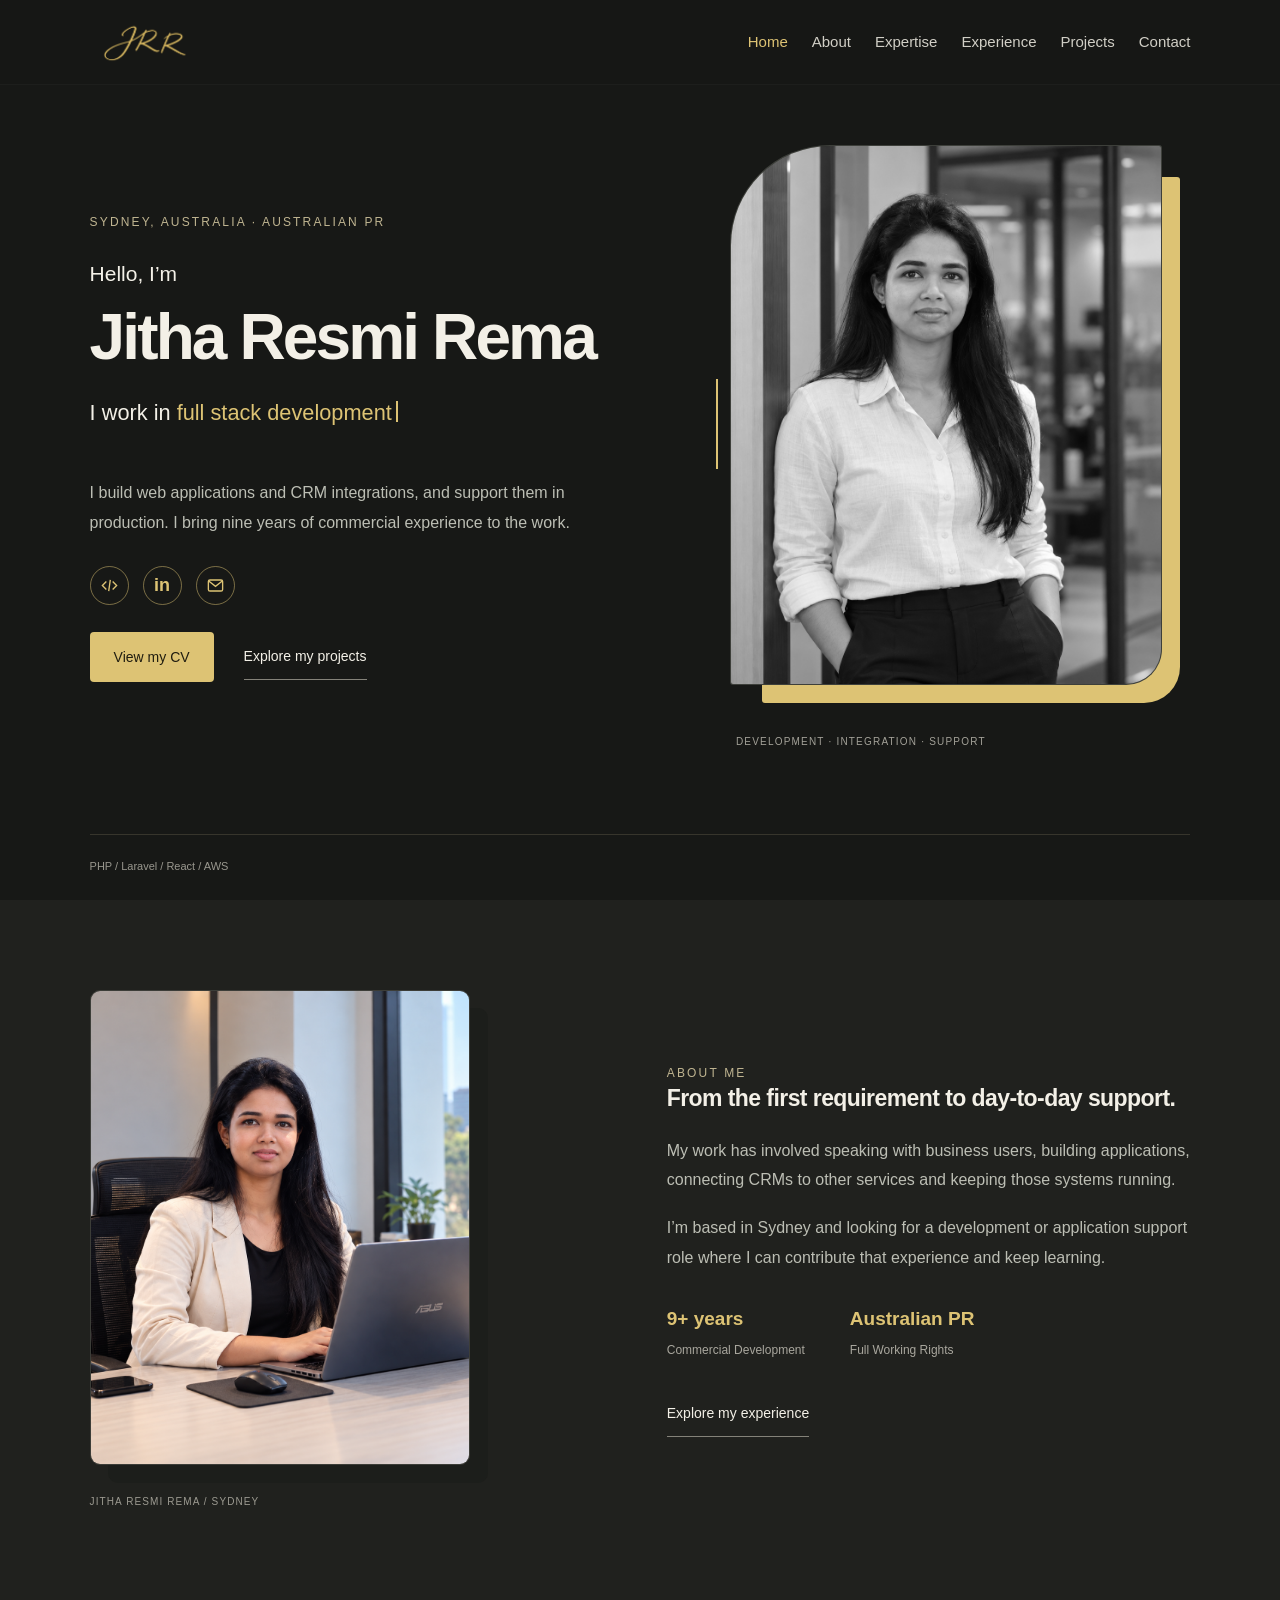
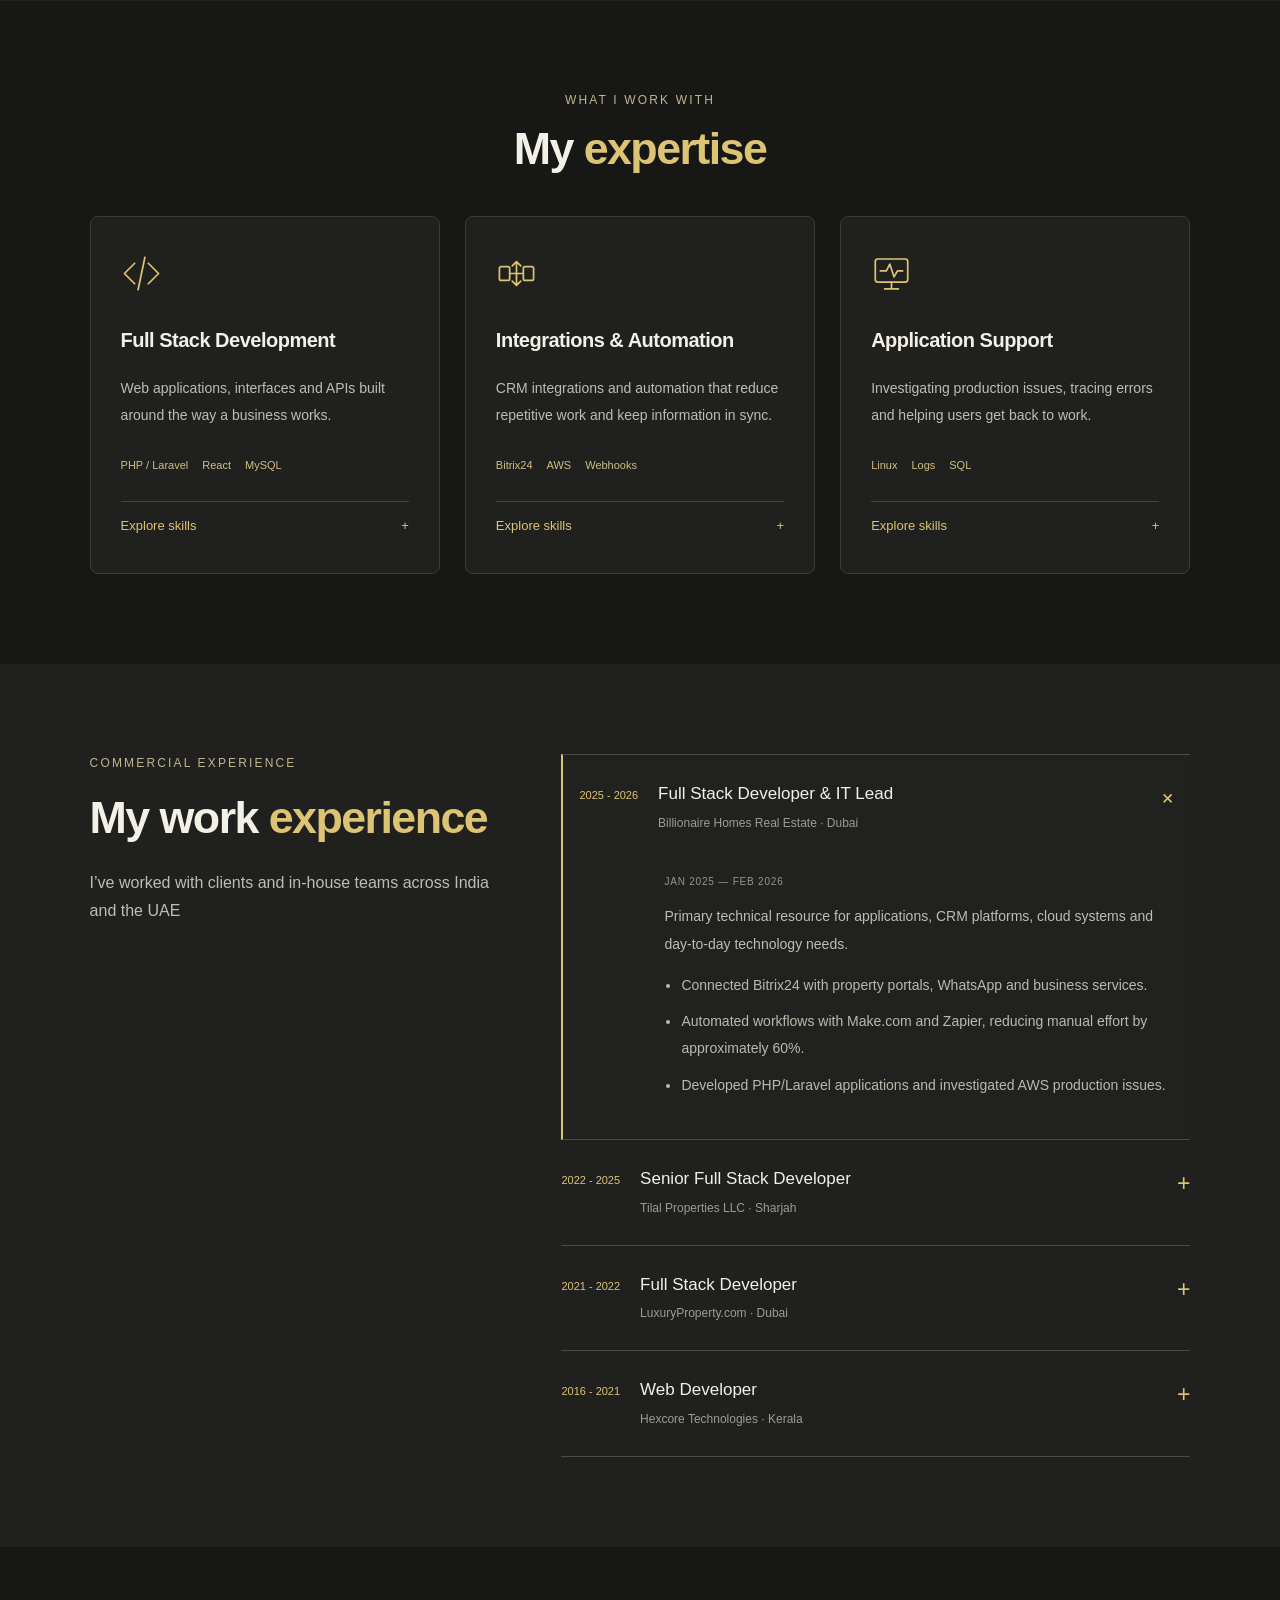
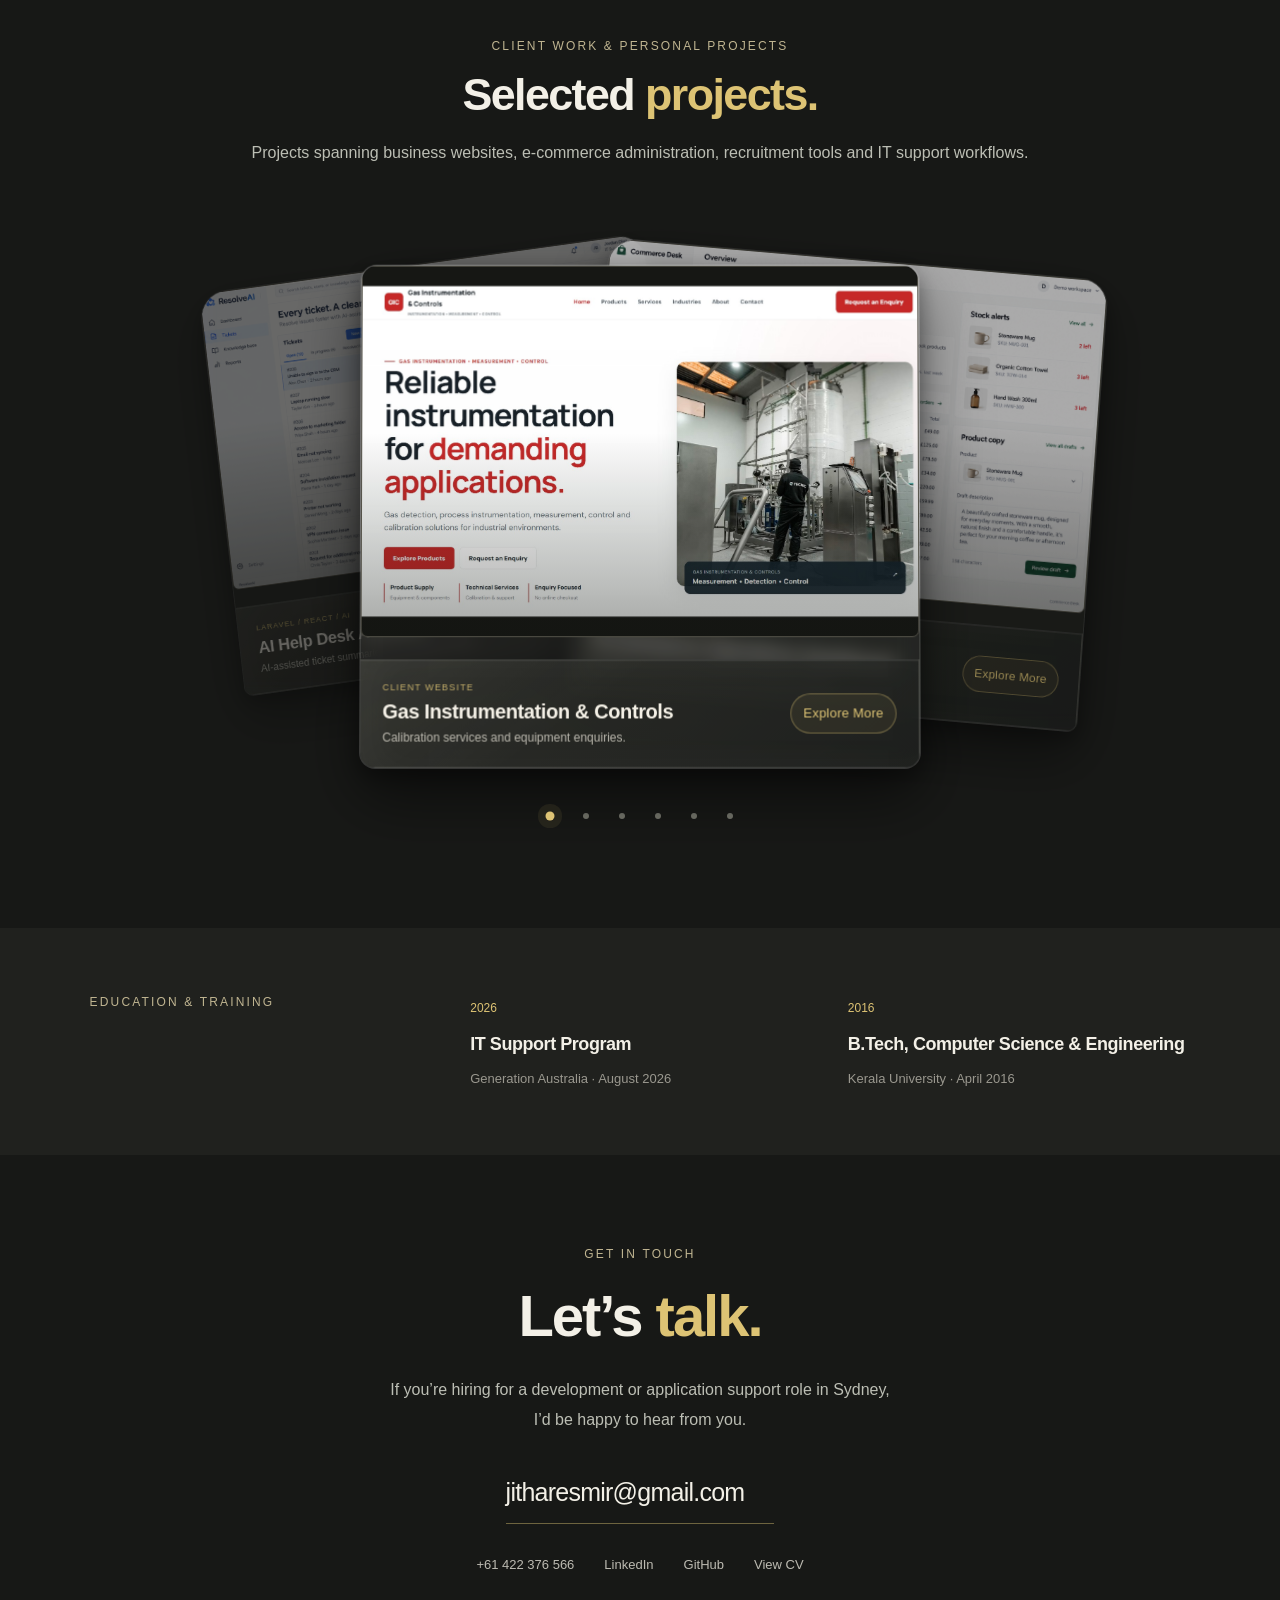
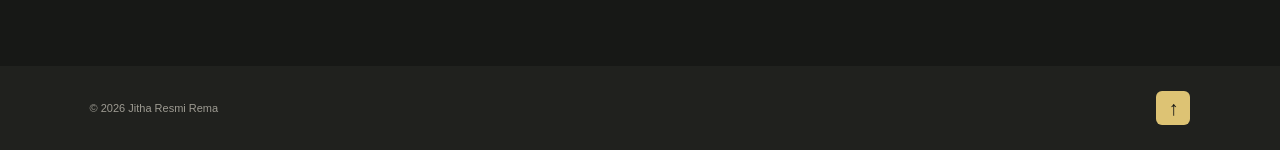
<file: index.html>
<!doctype html>
<html lang="en-AU">

<head>
    <meta charset="utf-8">
    <meta name="viewport" content="width=device-width,initial-scale=1">
    <title>Jitha Resmi Rema | Full Stack Developer</title>
    <meta name="description"
        content="Sydney-based Full Stack Developer and Application Support professional. Explore Jitha's commercial experience, technical skills and personal projects.">
    <meta name="theme-color" content="#171816">
    <link rel="canonical" href="https://jitharesmi.github.io/">
    <link rel="icon" href="assets/favicon.ico">
    <link rel="preconnect" href="https://fonts.googleapis.com">
    <link rel="preconnect" href="https://fonts.gstatic.com" crossorigin>
    <link
        href="https://fonts.googleapis.com/css2?family=Inter:wght@400;500;600&amp;family=Manrope:wght@500;600;700&amp;display=swap"
        rel="stylesheet">
    <link rel="stylesheet" href="assets/site.css">
    <script src="assets/data.js" defer></script>
    <script src="assets/site.js" defer></script>
    <script src="assets/projects.js" defer></script>

</head>

<body>
    <a href="#main" class="skip">Skip to content</a>
    <div class="reading" aria-hidden="true"></div>
    <header class="header"><a class="brand" href="#home" aria-label="Jitha Resmi Rema — Home">
            <img src="assets/jrr-logo.png" alt="JRR signature" class="brand-logo">
        </a>
        <button class="menu-toggle" aria-label="Open navigation" aria-expanded="false" aria-controls="navigation"><span
                aria-hidden="true">☰</span></button>
        <nav id="navigation" aria-label="Main navigation"><a href="#home" class="active">Home</a><a
                href="#about">About</a><a href="#expertise">Expertise</a><a href="#experience">Experience</a><a
                href="#work">Projects</a><a href="#contact">Contact</a></nav>
        <!-- <button class="motion"></button> -->
    </header>
    <main id="main">
        <section id="home" class="hero section">
            <div class="hero-copy">
                <p class="eyebrow">SYDNEY, AUSTRALIA · AUSTRALIAN PR</p>
                <p class="hello">Hello, I’m</p>
                <h1>Jitha Resmi Rema</h1>
                <p class="role">I work in <span id="typed-role" aria-hidden="true">Full Stack Development</span><span
                        class="caret" aria-hidden="true"></span><span class="sr-only">full stack development,
                        application support and CRM integrations.</span></p>
                <p class="intro">I build web applications and CRM integrations, and support them in production. I bring
                    nine years of commercial experience to the work.</p>
                <div class="socials"><a href="https://github.com/JITHARESMI" target="_blank" rel="noopener noreferrer"
                        aria-label="GitHub"><svg viewBox="0 0 24 24" aria-hidden="true">
                            <path d="m8 7-5 5 5 5m8-10 5 5-5 5m-3-12-2 14" />
                        </svg></a><a href="https://www.linkedin.com/in/jitharesmir" target="_blank"
                        rel="noopener noreferrer" aria-label="LinkedIn"><span aria-hidden="true">in</span></a><a
                        href="mailto:jitharesmir@gmail.com" aria-label="Email Jitha"><svg viewBox="0 0 24 24"
                            aria-hidden="true">
                            <rect x="3" y="5" width="18" height="14" rx="2" />
                            <path d="m3 6 9 7 9-7" />
                        </svg></a></div>
                <div class="actions"><a class="button" href="cv.html">View my CV</a><a class="text-link"
                        href="#work">Explore my projects </a></div>
            </div>
            <figure class="hero-portrait">
                <div class="portrait-mount">
                    <div class="portrait-frame"><img src="assets/jitha-portrait-2.png" width="1254" height="1254"
                            alt="Jitha Resmi Rema seated at her office desk" fetchpriority="high"></div>
                </div>
                <figcaption>DEVELOPMENT · INTEGRATION · SUPPORT</figcaption>
            </figure>
            <div class="hero-foot"><span>PHP / Laravel / React / AWS</span></div>
        </section>

        <section class="about section" id="about">
            <div class="about-portrait reveal"><img src="assets/jitha-portrait.png" alt="Jitha at a laptop in an office"
                    width="1254" height="1254" loading="lazy"><span class="portrait-caption">JITHA RESMI REMA /
                    SYDNEY</span></div>
            <div class="about-copy reveal">
                <p class="eyebrow">ABOUT ME</p>
                <!-- <h2>About <span>me.</span></h2> -->
                <h3>From the first requirement to day-to-day support.</h3>
                <p>My work has involved speaking with business users, building applications, connecting CRMs to other
                    services and keeping those systems running.</p>
                <p>I’m based in Sydney and looking for a development or application support role where I can contribute
                    that experience and keep learning.</p>
                <div class="profile-facts">
                    <div><b>9+ years</b><span>Commercial Development</span></div>
                    <div><b>Australian PR</b><span>Full Working Rights</span></div>
                </div><a class="text-link" href="#experience">Explore my experience </a>
            </div>
        </section>

        <section class="expertise section" id="expertise">
            <div class="section-heading reveal">
                <p class="eyebrow">WHAT I WORK WITH</p>
                <h2>My <span>expertise</span></h2>
            </div>
            <div class="expertise-grid">
                <article class="expertise-card reveal"><svg class="skill-icon" viewBox="0 0 48 48" aria-hidden="true">
                        <path d="m16 12-12 12 12 12m16-24 12 12-12 12M28 5l-8 38" />
                    </svg>
                    <h3>Full Stack Development</h3>
                    <p>Web applications, interfaces and APIs built around the way a business works.</p>
                    <div class="skill-tags"><span>PHP / Laravel</span><span>React</span><span>MySQL</span></div>
                    <details>
                        <summary>Explore skills <span>+</span></summary>
                        <p>CodeIgniter, JavaScript, jQuery, HTML, CSS, PostgreSQL, REST APIs, database design, query
                            optimisation, Git, Docker and CI/CD.</p>
                    </details>
                </article>
                <article class="expertise-card reveal"><svg class="skill-icon" viewBox="0 0 48 48" aria-hidden="true">
                        <rect x="4" y="16" width="12" height="16" rx="2" />
                        <rect x="32" y="16" width="12" height="16" rx="2" />
                        <path d="M16 24h16M24 10v28m-5-23 5-5 5 5m-10 18 5 5 5-5" />
                    </svg>
                    <h3>Integrations & Automation</h3>
                    <p>CRM integrations and automation that reduce repetitive work and keep information in sync.</p>
                    <div class="skill-tags"><span>Bitrix24</span><span>AWS</span><span>Webhooks</span></div>
                    <details>
                        <summary>Explore skills <span>+</span></summary>
                        <p>Property portals, WhatsApp integrations, Make.com, Zapier, AWS EC2, S3, RDS and CloudWatch.
                            Portfolio work exploring OpenAI structured outputs and human-reviewed drafts.</p>
                    </details>
                </article>
                <article class="expertise-card reveal"><svg class="skill-icon" viewBox="0 0 48 48" aria-hidden="true">
                        <rect x="5" y="7" width="38" height="27" rx="3" />
                        <path d="M16 42h16m-8-8v8M11 21h7l4-8 5 15 4-7h6" />
                    </svg>
                    <h3>Application Support</h3>
                    <p>Investigating production issues, tracing errors and helping users get back to work.</p>
                    <div class="skill-tags"><span>Linux</span><span>Logs</span><span>SQL</span></div>
                    <details>
                        <summary>Explore skills <span>+</span></summary>
                        <p>Production troubleshooting, documentation and release support. Generation Australia training
                            covering Windows, Microsoft 365, networking, ticket handling and cybersecurity fundamentals.
                        </p>
                    </details>
                </article>
            </div>
        </section>

        <section class="experience section" id="experience">
            <div class="experience-heading reveal">
                <p class="eyebrow">COMMERCIAL EXPERIENCE</p>
                <h2>My work <span>experience</span></h2>
                <p>I’ve worked with clients and in-house teams across India and the UAE</p>
            </div>
            <div class="career-list">
                <details class="career reveal" open>
                    <summary><span class="career-year">2025 - 2026</span><span class="career-title"><b>Full Stack
                                Developer
                                &amp; IT Lead</b><small>Billionaire Homes Real Estate · Dubai</small></span><span
                            class="expand">+</span></summary>
                    <div class="career-detail">
                        <p class="dates">JAN 2025 — FEB 2026</p>
                        <p>Primary technical resource for applications, CRM platforms, cloud systems and day-to-day
                            technology needs.</p>
                        <ul>
                            <li>Connected Bitrix24 with property portals, WhatsApp and business services.</li>
                            <li>Automated workflows with Make.com and Zapier, reducing manual effort by approximately
                                60%.</li>
                            <li>Developed PHP/Laravel applications and investigated AWS production issues.</li>
                        </ul>
                    </div>
                </details>
                <details class="career reveal">
                    <summary><span class="career-year">2022 - 2025</span><span class="career-title"><b>Senior Full Stack
                                Developer</b><small>Tilal Properties LLC · Sharjah</small></span><span
                            class="expand">+</span></summary>
                    <div class="career-detail">
                        <p class="dates">JUN 2022 — JAN 2025</p>
                        <p>End-to-end technical ownership of applications, CRM systems and internal platforms.</p>
                        <ul>
                            <li>Delivered PHP/Laravel applications and CRM/telephony integrations.</li>
                            <li>Maintained approximately 99.9% application availability through deployments, monitoring
                                and root-cause resolution.</li>
                            <li>Created deployment guides and support documentation.</li>
                        </ul>
                    </div>
                </details>
                <details class="career reveal">
                    <summary><span class="career-year">2021 - 2022</span><span class="career-title"><b>Full Stack
                                Developer</b><small>LuxuryProperty.com · Dubai</small></span><span
                            class="expand">+</span></summary>
                    <div class="career-detail">
                        <p class="dates">OCT 2021 — JUN 2022</p>
                        <p>Developed a custom CRM and supported a high-traffic production environment.</p>
                        <ul>
                            <li>Replaced a legacy CRM using PHP, CodeIgniter, JavaScript and MySQL.</li>
                            <li>Optimised backend services and AWS EC2, S3 and CloudWatch environments.</li>
                            <li>Tested features and resolved application and infrastructure incidents.</li>
                        </ul>
                    </div>
                </details>
                <details class="career reveal">
                    <summary><span class="career-year">2016 - 2021</span><span class="career-title"><b>Web
                                Developer</b><small>Hexcore Technologies · Kerala</small></span><span
                            class="expand">+</span></summary>
                    <div class="career-detail">
                        <p class="dates">JUN 2016 — OCT 2021</p>
                        <p>Delivered websites, applications and technical support for more than 60 clients.</p>
                        <ul>
                            <li>Built business applications, admin systems, APIs, WordPress and eCommerce solutions.
                            </li>
                            <li>Managed requirements through development, deployment and support.</li>
                            <li>Mentored junior developers and supported concurrent projects.</li>
                        </ul>
                    </div>
                </details>
            </div>
        </section>

        <section class="work section" id="work">
            <div class="section-heading reveal">
                <p class="eyebrow">CLIENT WORK &amp; PERSONAL PROJECTS</p>
                <h2>Selected <span>projects.</span></h2>
                <p>
                    Projects spanning business websites, e-commerce administration,
                    recruitment tools and IT support workflows.
                </p>
            </div>

            <div class="jrr-coverflow" role="region" aria-roledescription="carousel" aria-label="Selected projects">

                <div class="jrr-stage" id="jrr-stage">

                    <article class="project-card" role="group" aria-roledescription="slide"
                        aria-label="1 of 5 — Gas Instrumentation and Controls">

                        <div class="project-art calibration-art">
                            <img src="assets/calibration-website.jpg"
                                alt="Gas Instrumentation and Controls website homepage" loading="lazy" width="1200"
                                height="800">

                        </div>

                        <div class="project-caption">
                            <div>
                                <span class="project-type">CLIENT WEBSITE</span>
                                <h3>Gas Instrumentation &amp; Controls</h3>
                                <p>Calibration services and equipment enquiries.</p>
                            </div>
                            <button type="button" class="project-open" data-case="calibration"
                                aria-label="Open Gas Instrumentation and Controls project details">

                            </button>
                        </div>
                    </article>

                    <article class="project-card" role="group" aria-roledescription="slide"
                        aria-label="2 of 5 — Commerce Desk">

                        <div class="project-art calibration-art">
                            <img src="assets/commerce-preview.png" alt="Commerce Desk dashboard design concept"
                                loading="lazy" width="1536" height="1024">

                        </div>

                        <div class="project-caption">
                            <div>
                                <span class="project-type">LARAVEL / REACT / MYSQL</span>
                                <h3>E-Commerce Operations Dashboard</h3>
                                <p>Inventory, orders and reviewed AI product content.</p>
                            </div>
                            <button type="button" class="project-open" data-case="commerce"
                                aria-label="Open E-Commerce Operations Dashboard project details">

                            </button>
                        </div>
                    </article>
                    <article class="project-card" role="group" aria-roledescription="slide"
                        aria-label="5 of 5 — Billionaire Homes Real Estate">

                        <div class="project-art support-art">
                            <img src="assets/bh.png" alt="Billionaire Homes Real Estate website" loading="lazy"
                                width="1536" height="1024">

                        </div>

                        <div class="project-caption">
                            <div>
                                <span class="project-type">PHP / HTML / MYSQL</span>
                                <h3>Billionaire Homes Real Estate</h3>
                                <p>Luxury property listings and management.</p>
                            </div>
                            <button type="button" class="project-open" data-case="billionaire"
                                aria-label="Open Billionaire Homes Real Estate project details">

                            </button>
                        </div>
                    </article>
                    <article class="project-card" role="group" aria-roledescription="slide"
                        aria-label="3 of 5 — Talent Evidence">

                        <div class="project-art calibration-art">
                            <img src="assets/recruitment-preview.png"
                                alt="Talent Evidence design concept for reviewing résumé evidence against vacancy criteria"
                                loading="lazy" width="1536" height="1024">

                        </div>

                        <div class="project-caption">
                            <div>
                                <span class="project-type">
                                    LARAVEL / REACT / DOCUMENTS
                                </span>
                                <h3>AI Recruitment</h3>
                                <p>Résumé evidence organised for recruiter review.</p>
                            </div>
                            <button type="button" class="project-open" data-case="talent"
                                aria-label="Open Talent Evidence project details">

                            </button>
                        </div>
                    </article>
                <article class="project-card" role="group" aria-roledescription="slide"
                        aria-label="5 of 5 — LuxuryProperty.com">

                        <div class="project-art support-art">
                            <img src="assets/lp.png" alt="LuxuryProperty.com website" loading="lazy"
                                width="1536" height="1024">

                        </div>

                        <div class="project-caption">
                            <div>
                                <span class="project-type">PHP / HTML / MYSQL</span>
                                <h3>LuxuryProperty.com</h3>
                                <p>Luxury property - The World's Finest Homes</p>
                            </div>
                            <button type="button" class="project-open" data-case="lp"
                                aria-label="Open LuxuryProperty.com">

                            </button>
                        </div>
                    </article>
                    <article class="project-card" role="group" aria-roledescription="slide"
                        aria-label="4 of 5 — ResolveAI">

                        <div class="project-art support-art">
                            <img src="assets/helpdesk-preview.png"
                                alt="ResolveAI help desk interface showing a ticket and an AI response draft"
                                loading="lazy" width="1536" height="1024">

                        </div>

                        <div class="project-caption">
                            <div>
                                <span class="project-type">LARAVEL / REACT / AI</span>
                                <h3>AI Help Desk Assistant</h3>
                                <p>AI-assisted ticket summaries and response drafts.</p>
                            </div>
                            <button type="button" class="project-open" data-case="helpdesk"
                                aria-label="Open AI Help Desk Assistant project details">

                            </button>
                        </div>
                    </article>



                </div>

                <div class="jrr-controls" hidden>
                    <div class="jrr-dots" role="group" aria-label="Choose a project"></div>
                </div>
            </div>
        </section>

        <section class="education section">
            <p class="eyebrow">EDUCATION &amp; TRAINING</p>
            <div>
                <article><span>2026</span>
                    <h3>IT Support Program</h3>
                    <p>Generation Australia · August 2026</p>
                </article>
                <article><span>2016</span>
                    <h3>B.Tech, Computer Science &amp; Engineering</h3>
                    <p>Kerala University · April 2016</p>
                </article>
            </div>
        </section>
        <section class="contact section" id="contact">
            <p class="eyebrow">GET IN TOUCH</p>
            <h2>Let’s <span>talk.</span></h2>
            <p>If you’re hiring for a development or application support role in Sydney, I’d be happy to hear from you.
            </p><a class="contact-email" href="mailto:jitharesmir@gmail.com">jitharesmir@gmail.com <span></span></a>
            <div class="contact-links"><a href="tel:+61422376566">+61 422 376 566</a><a
                    href="https://www.linkedin.com/in/jitharesmir" target="_blank" rel="noopener noreferrer">LinkedIn
                </a><a href="https://github.com/JITHARESMI" target="_blank" rel="noopener noreferrer">GitHub
                </a><a href="cv.html">View CV </a></div>
        </section>
    </main>
    <footer><span>© 2026 Jitha Resmi Rema</span><a href="#home" aria-label="Back to top">↑</a></footer>
    <dialog id="project-dialog" aria-labelledby="dialog-title"><button class="close-dialog"
            aria-label="Close project details">Close ×</button>
        <p id="dialog-category" class="eyebrow"></p>
        <h2 id="dialog-title"></h2>
        <p id="dialog-intro"></p>
        <p id="dialog-status" class="dialog-status"></p>
        <a id="dialog-link" class="button" href="https://github.com/JITHARESMI" target="_blank"
            rel="noopener noreferrer">View on GitHub </a>
    </dialog>
    <noscript>
        <p class="no-script">Project pop-ups require JavaScript. Career details and the <a href="cv.html">full CV</a>
            remain available.</p>
        <style>
            .project-overlay,
            .project-open,
            /* .motion {
                display: none !important
            } */

            #navigation {
                display: flex !important
            }

            .menu-toggle {
                display: none !important
            }
        </style>
    </noscript>
</body>

</html>
</file>
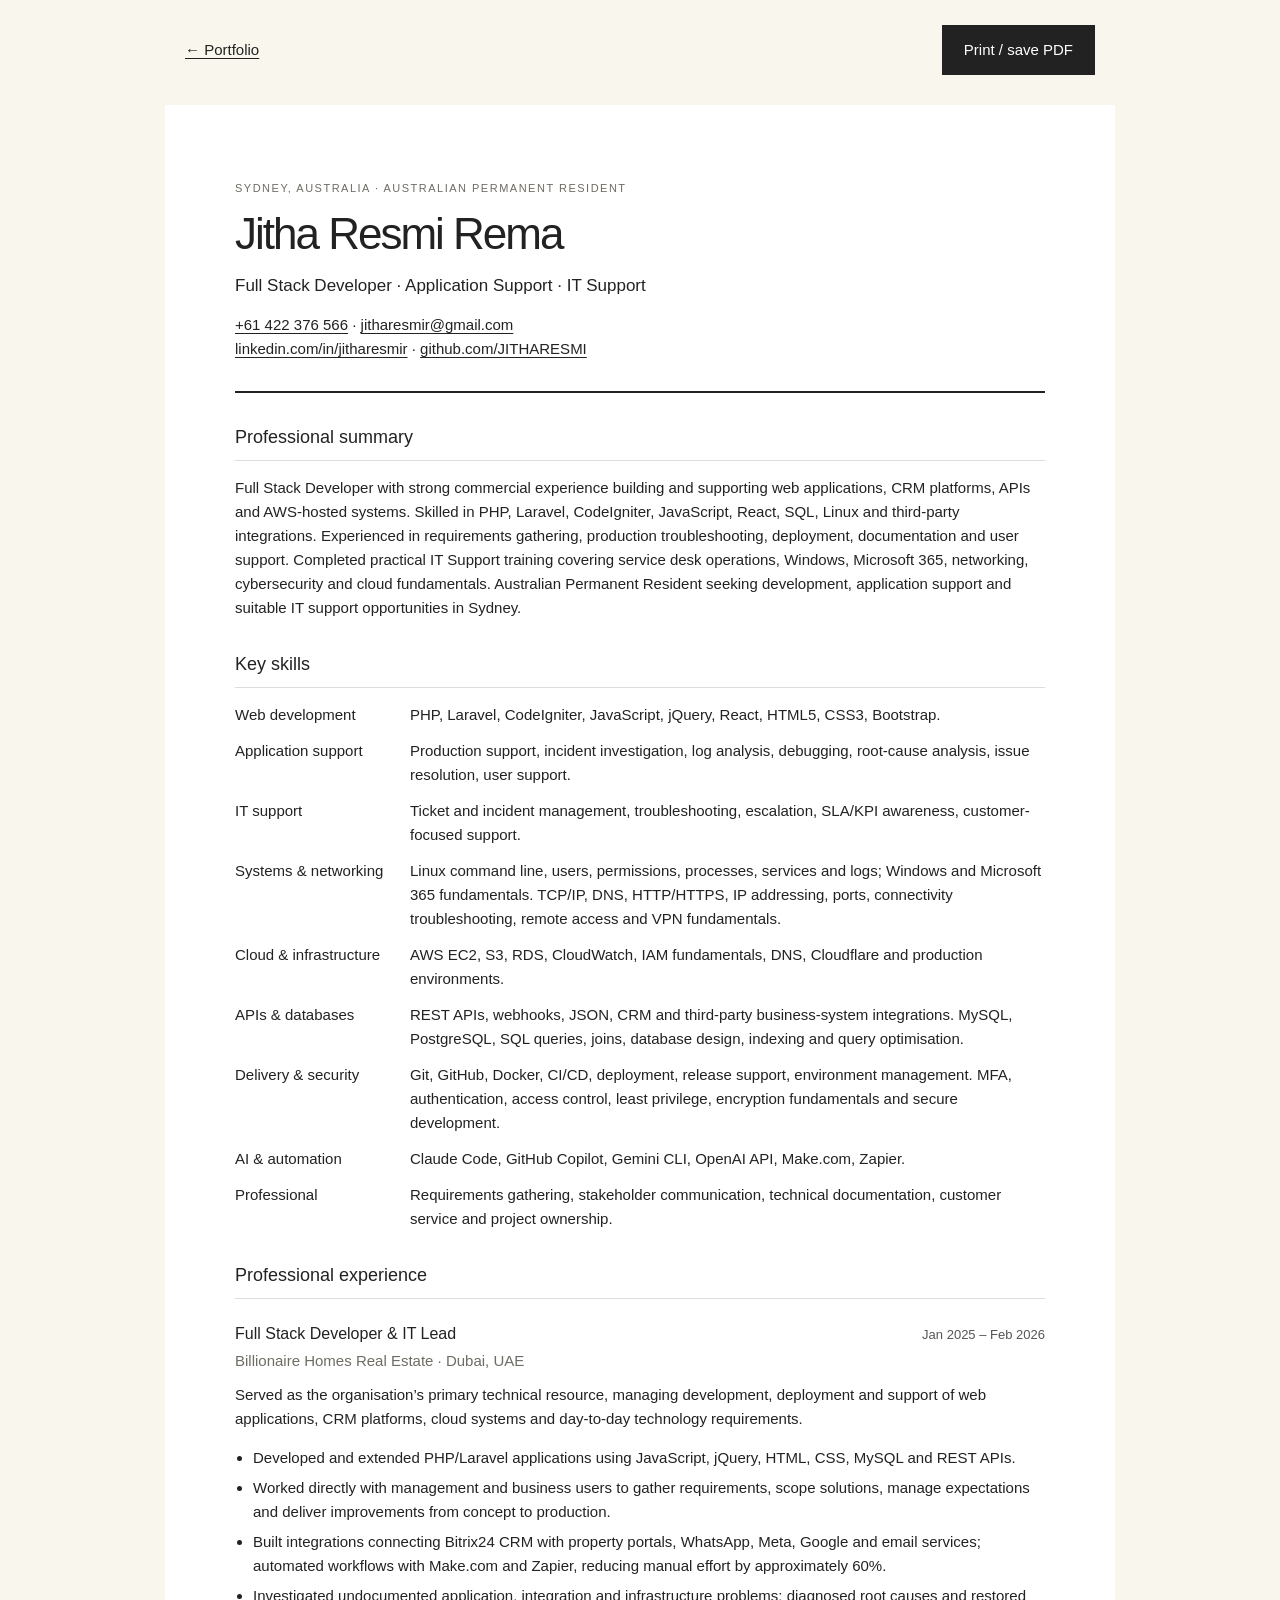
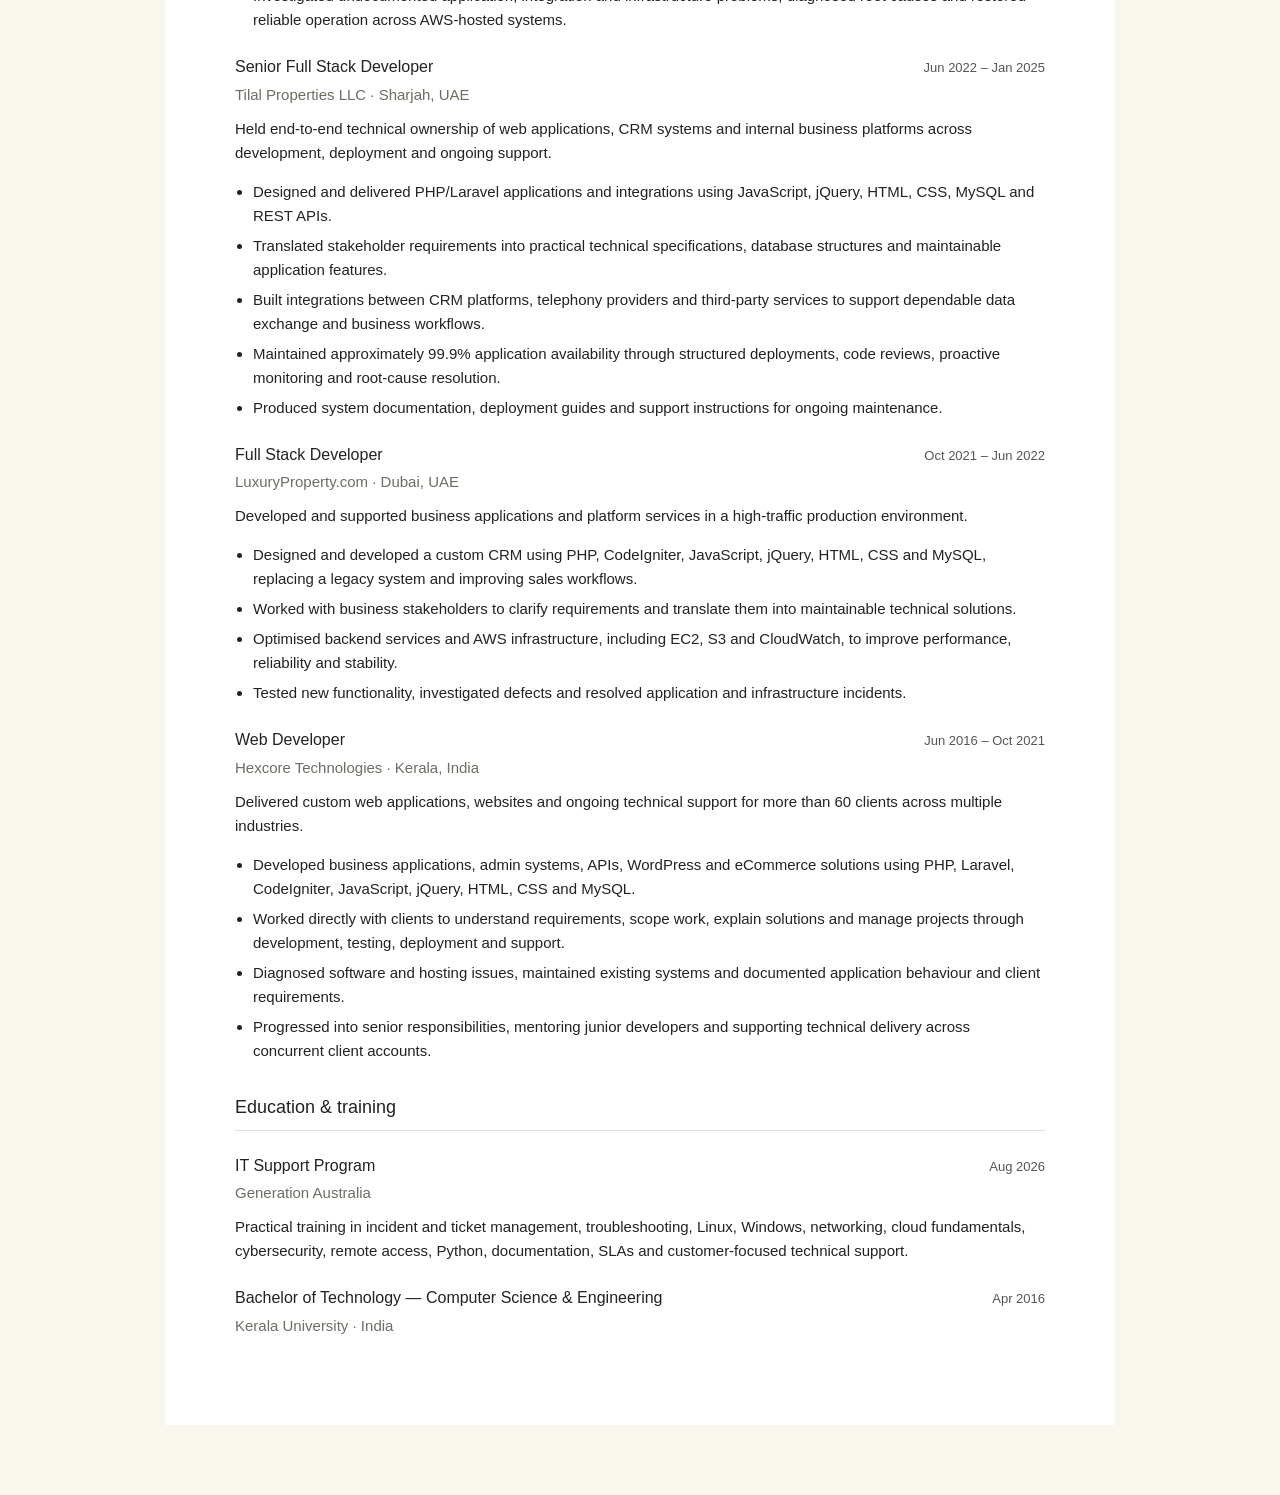
<file: cv.html>
<!doctype html>
<html lang="en"><head><meta charset="utf-8"><meta name="viewport" content="width=device-width,initial-scale=1"><title>Jitha Resmi Rema — CV</title><meta name="description" content="Professional CV of Jitha Resmi Rema, Full Stack Developer and application support professional in Sydney."><link rel="icon" href="assets/favicon.ico"><link rel="stylesheet" href="assets/cv.css"><script src="assets/cv.js" defer></script></head>
<body><div class="toolbar"><a href="index.html">← Portfolio</a><button id="print">Print / save PDF</button></div><main>
<header><p class="kicker">SYDNEY, AUSTRALIA · AUSTRALIAN PERMANENT RESIDENT</p><h1>Jitha Resmi Rema</h1><p class="role">Full Stack Developer · Application Support · IT Support</p><p><a href="tel:+61422376566">+61 422 376 566</a> · <a href="mailto:jitharesmir@gmail.com">jitharesmir@gmail.com</a><br><a href="https://www.linkedin.com/in/jitharesmir">linkedin.com/in/jitharesmir</a> · <a href="https://github.com/JITHARESMI">github.com/JITHARESMI</a></p></header>
<section><h2>Professional summary</h2><p>Full Stack Developer with strong commercial experience building and supporting web applications, CRM platforms, APIs and AWS-hosted systems. Skilled in PHP, Laravel, CodeIgniter, JavaScript, React, SQL, Linux and third-party integrations. Experienced in requirements gathering, production troubleshooting, deployment, documentation and user support. Completed practical IT Support training covering service desk operations, Windows, Microsoft 365, networking, cybersecurity and cloud fundamentals. Australian Permanent Resident seeking development, application support and suitable IT support opportunities in Sydney.</p></section>
<section><h2>Key skills</h2><dl>
<dt>Web development</dt><dd>PHP, Laravel, CodeIgniter, JavaScript, jQuery, React, HTML5, CSS3, Bootstrap.</dd>
<dt>Application support</dt><dd>Production support, incident investigation, log analysis, debugging, root-cause analysis, issue resolution, user support.</dd>
<dt>IT support</dt><dd>Ticket and incident management, troubleshooting, escalation, SLA/KPI awareness, customer-focused support.</dd>
<dt>Systems & networking</dt><dd>Linux command line, users, permissions, processes, services and logs; Windows and Microsoft 365 fundamentals. TCP/IP, DNS, HTTP/HTTPS, IP addressing, ports, connectivity troubleshooting, remote access and VPN fundamentals.</dd>
<dt>Cloud & infrastructure</dt><dd>AWS EC2, S3, RDS, CloudWatch, IAM fundamentals, DNS, Cloudflare and production environments.</dd>
<dt>APIs & databases</dt><dd>REST APIs, webhooks, JSON, CRM and third-party business-system integrations. MySQL, PostgreSQL, SQL queries, joins, database design, indexing and query optimisation.</dd>
<dt>Delivery & security</dt><dd>Git, GitHub, Docker, CI/CD, deployment, release support, environment management. MFA, authentication, access control, least privilege, encryption fundamentals and secure development.</dd>
<dt>AI & automation</dt><dd>Claude Code, GitHub Copilot, Gemini CLI, OpenAI API, Make.com, Zapier.</dd>
<dt>Professional</dt><dd>Requirements gathering, stakeholder communication, technical documentation, customer service and project ownership.</dd>
</dl></section>
<section><h2>Professional experience</h2>
<article><div class="job"><h3>Full Stack Developer & IT Lead</h3><span>Jan 2025 – Feb 2026</span></div><p class="company">Billionaire Homes Real Estate · Dubai, UAE</p><p>Served as the organisation’s primary technical resource, managing development, deployment and support of web applications, CRM platforms, cloud systems and day-to-day technology requirements.</p><ul><li>Developed and extended PHP/Laravel applications using JavaScript, jQuery, HTML, CSS, MySQL and REST APIs.</li><li>Worked directly with management and business users to gather requirements, scope solutions, manage expectations and deliver improvements from concept to production.</li><li>Built integrations connecting Bitrix24 CRM with property portals, WhatsApp, Meta, Google and email services; automated workflows with Make.com and Zapier, reducing manual effort by approximately 60%.</li><li>Investigated undocumented application, integration and infrastructure problems; diagnosed root causes and restored reliable operation across AWS-hosted systems.</li></ul></article>
<article><div class="job"><h3>Senior Full Stack Developer</h3><span>Jun 2022 – Jan 2025</span></div><p class="company">Tilal Properties LLC · Sharjah, UAE</p><p>Held end-to-end technical ownership of web applications, CRM systems and internal business platforms across development, deployment and ongoing support.</p><ul><li>Designed and delivered PHP/Laravel applications and integrations using JavaScript, jQuery, HTML, CSS, MySQL and REST APIs.</li><li>Translated stakeholder requirements into practical technical specifications, database structures and maintainable application features.</li><li>Built integrations between CRM platforms, telephony providers and third-party services to support dependable data exchange and business workflows.</li><li>Maintained approximately 99.9% application availability through structured deployments, code reviews, proactive monitoring and root-cause resolution.</li><li>Produced system documentation, deployment guides and support instructions for ongoing maintenance.</li></ul></article>
<article><div class="job"><h3>Full Stack Developer</h3><span>Oct 2021 – Jun 2022</span></div><p class="company">LuxuryProperty.com · Dubai, UAE</p><p>Developed and supported business applications and platform services in a high-traffic production environment.</p><ul><li>Designed and developed a custom CRM using PHP, CodeIgniter, JavaScript, jQuery, HTML, CSS and MySQL, replacing a legacy system and improving sales workflows.</li><li>Worked with business stakeholders to clarify requirements and translate them into maintainable technical solutions.</li><li>Optimised backend services and AWS infrastructure, including EC2, S3 and CloudWatch, to improve performance, reliability and stability.</li><li>Tested new functionality, investigated defects and resolved application and infrastructure incidents.</li></ul></article>
<article><div class="job"><h3>Web Developer</h3><span>Jun 2016 – Oct 2021</span></div><p class="company">Hexcore Technologies · Kerala, India</p><p>Delivered custom web applications, websites and ongoing technical support for more than 60 clients across multiple industries.</p><ul><li>Developed business applications, admin systems, APIs, WordPress and eCommerce solutions using PHP, Laravel, CodeIgniter, JavaScript, jQuery, HTML, CSS and MySQL.</li><li>Worked directly with clients to understand requirements, scope work, explain solutions and manage projects through development, testing, deployment and support.</li><li>Diagnosed software and hosting issues, maintained existing systems and documented application behaviour and client requirements.</li><li>Progressed into senior responsibilities, mentoring junior developers and supporting technical delivery across concurrent client accounts.</li></ul></article>
</section><section><h2>Education & training</h2><article><div class="job"><h3>IT Support Program</h3><span>Aug 2026</span></div><p class="company">Generation Australia</p><p>Practical training in incident and ticket management, troubleshooting, Linux, Windows, networking, cloud fundamentals, cybersecurity, remote access, Python, documentation, SLAs and customer-focused technical support.</p></article><article><div class="job"><h3>Bachelor of Technology — Computer Science & Engineering</h3><span>Apr 2016</span></div><p class="company">Kerala University · India</p></article></section>
</main></body></html>
</file>
<file: assets/site.css>
:root {
    --bg: #171816;
    --surface: #1e1e1b;
    --panel: #282823;
    --text: #f5f1e7;
    --muted: #bbb9ae;
    --accent: #ddc374;
    --line: #3c3c34;
    color-scheme: dark;
    font: 16px/1.75 Arial, Helvetica, sans-serif
}

* {
    box-sizing: border-box
}

html {
    scroll-behavior: smooth;
    scroll-padding-top: 90px
}

body {
    margin: 0;
    background: var(--bg);
    color: var(--text);
    -webkit-font-smoothing: antialiased
}

body:has(dialog[open]) {
    overflow: hidden
}

h1,
h2,
h3,
p,
figure {
    margin: 0
}

h1,
h2,
h3 {
    line-height: 1.15;
    letter-spacing: -.035em
}

h1,
h2 {
    font-weight: 700
}

h2 {
    font-size: clamp(36px, 4vw, 57px)
}

h2 span,
h1>span {
    color: var(--accent)
}

h3 {
    font-size: 25px;
    font-weight: 600
}

p {
    color: var(--muted)
}

a {
    color: inherit;
    text-decoration: none
}

button {
    font: inherit;
    color: inherit;
    background: none;
    border: 0;
    cursor: pointer
}

button,
a,
summary {
    -webkit-tap-highlight-color: transparent
}

a:focus-visible,
button:focus-visible,
summary:focus-visible {
    outline: 2px solid var(--accent);
    outline-offset: 6px
}

::selection {
    background: var(--accent);
    color: var(--bg)
}

.section {
    padding: 90px max(7vw, 25px)
}

.eyebrow {
    font-size: 11px;
    letter-spacing: .11em;
    color: #a9a79e
}

.skip {
    position: fixed;
    top: -80px;
    left: 20px;
    padding: 12px 20px;
    z-index: 100;
    background: var(--accent);
    color: var(--bg)
}

.skip:focus {
    top: 10px
}

.sr-only {
    position: absolute;
    width: 1px;
    height: 1px;
    overflow: hidden;
    clip-path: inset(50%)
}

.reading {
    position: fixed;
    top: 0;
    left: 0;
    height: 2px;
    width: 100%;
    transform: scaleX(0);
    transform-origin: left;
    background: var(--accent);
    z-index: 100
}

.header {
    height: 85px;
    position: sticky;
    top: 0;
    z-index: 40;
    background: #171816ed;
    backdrop-filter: blur(15px);
    padding: 0 7vw;
    display: flex;
    gap: 30px;
    align-items: center;
    border-bottom: 1px solid #ffffff08
}

.brand {
    font-weight: 700;
    font-size: 29px;
    letter-spacing: -1.5px
}

.brand span {
    color: var(--accent)
}

nav {
    display: flex;
    align-items: center;
    gap: 30px;
    margin-left: auto;
    font-size: 14px
}

nav a {
    color: #d1cfc6;
    transition: color .2s
}

nav a:hover,
nav a.active {
    color: var(--accent)
}

.motion {
    font-size: 11px;
    color: #a6a49b;
    border-left: 1px solid var(--line);
    padding-left: 20px
}

.motion span {
    color: var(--accent)
}

.menu-toggle {
    display: none
}

.hero {
    min-height: calc(100svh - 85px);
    display: grid;
    grid-template-columns: 1.15fr 1fr;
    gap: 8%;
    align-items: center;
    padding-top: 60px;
    padding-bottom: 25px
}

.hero-copy {
    padding: 30px 0
}

.hello {
    font-size: 25px;
    font-weight: 600;
    color: var(--text);
    margin: 25px 0 10px
}

.hero h1 {
    font-size: clamp(52px, 5.8vw, 88px);
    line-height: 1.03;
    letter-spacing: -.055em
}

.role {
    font-size: clamp(17px, 1.9vw, 26px);
    font-weight: 600;
    color: var(--text);
    margin: 25px 0 20px;
    min-height: 2.8em;
    max-width: 520px;
    line-height: 1.4
}

#typed-role {
    color: var(--accent)
}

.caret {
    display: inline-block;
    width: 2px;
    height: 1em;
    background: var(--accent);
    vertical-align: -.1em;
    margin-left: 4px;
    animation: blink 1s steps(1) infinite
}

@keyframes blink {
    50% {
        opacity: 0
    }
}

.intro {
    max-width: 440px;
    font-size: 16px;
    line-height: 1.85
}

.socials {
    display: flex;
    gap: 14px;
    margin: 27px 0
}

.socials>a {
    width: 39px;
    height: 39px;
    display: grid;
    place-items: center;
    border: 1px solid #ddc37480;
    border-radius: 50%;
    color: var(--accent);
    transition: background .2s, box-shadow .2s
}

.socials>a:hover {
    background: var(--accent);
    color: var(--bg);
    box-shadow: 0 0 22px #ddc37433
}

.socials svg {
    width: 19px;
    height: 19px;
    fill: none;
    stroke: currentColor;
    stroke-width: 1.7
}

.socials span {
    font-size: 18px;
    font-weight: 700
}

.actions {
    display: flex;
    align-items: center;
    gap: 30px;
    flex-wrap: wrap
}

.button {
    background: var(--accent);
    color: #211f16;
    display: inline-flex;
    justify-content: center;
    align-items: center;
    gap: 30px;
    padding: 13px 24px;
    border-radius: 24px;
    font-weight: 600;
    font-size: 14px;
    box-shadow: 0 0 25px #ddc3741c;
    transition: box-shadow .2s, transform .2s
}

.button:hover {
    box-shadow: 0 0 30px #ddc37444;
    transform: translateY(-2px);
    background: #d4af37
}

.text-link {
    font-size: 14px;
    display: inline-flex;
    gap: 25px;
    align-items: center;
    border-bottom: 1px solid #848279;
    padding: 10px 0
}

.text-link:hover {
    color: var(--accent);
    border-color: var(--accent)
}

.hero-portrait {
    width: 100%;
    max-width: 450px;
    justify-self: center
}

/* Offset editorial portrait: no polygon mask or neon glow. */
.portrait-mount {
    position: relative;
    isolation: isolate;
    padding: 0 18px 18px 0;
    animation: arrive 1s ease both
}

.portrait-mount::before {
    content: "";
    position: absolute;
    inset: 32px 0 0 32px;
    background: var(--accent);
    border-radius: 100px 3px 36px 3px;
    z-index: -1
}

.portrait-mount::after {
    content: "";
    position: absolute;
    left: -14px;
    top: 42%;
    height: 90px;
    width: 2px;
    background: var(--accent)
}

.portrait-frame {
    position: relative;
    aspect-ratio: 4/5;
    overflow: hidden;
    border-radius: 100px 3px 36px 3px;
    background: var(--panel);
    border: 1px solid #ffffff18
}

.portrait-frame img {
    display: block;
    width: 100%;
    height: 100%;
    object-fit: cover;
    object-position: 43% center;
    filter: grayscale(var(--portrait-gray, 0));
    transition: filter .3s ease
}

.portrait-frame:hover img {
    filter: grayscale(0)
}

.hero-portrait figcaption {
    text-align: center;
    color: #a3a198;
    font-size: 10px;
    letter-spacing: .13em;
    margin-top: 30px
}

.hero-foot {
    grid-column: 1/-1;
    display: flex;
    justify-content: space-between;
    align-items: center;
    border-top: 1px solid #37352c;
    padding-top: 22px;
    margin-top: 25px;
    color: #99978e;
    font-size: 11px
}

.hero-foot a {
    color: #c5c3ba
}

.hero-foot a span {
    margin-left: 28px
}

@keyframes arrive {
    from {
        opacity: 0;
        translate: 0 24px
    }

    to {
        opacity: 1;
        translate: 0 0
    }
}

.about {
    background: var(--surface);
    display: grid;
    grid-template-columns: .85fr 1fr;
    gap: 12%;
    align-items: center
}

.about-portrait {
    position: relative;
    max-width: 380px
}

.about-portrait img {
    display: block;
    width: 100%;
    height: auto;
    aspect-ratio: 4/5;
    object-fit: cover;
    object-position: 42% center;
    border-radius: 10px;
    border: 1px solid #77756c55;
    box-shadow: 18px 18px 0 #17181655
}

.portrait-caption {
    display: block;
    font-size: 10px;
    letter-spacing: .11em;
    color: #9c9a91;
    margin-top: 28px
}

.about h2 {
    margin: 17px 0 22px
}

.about h3 {
    font-size: 23px;
    line-height: 1.4;
    margin-bottom: 22px
}

.about-copy>p:not(.eyebrow) {
    font-size: 16px;
    line-height: 1.85;
    margin: 18px 0;
    max-width: 540px
}

.profile-facts {
    display: flex;
    gap: 45px;
    margin: 30px 0
}

.profile-facts div {
    display: grid;
    gap: 5px
}

.profile-facts b {
    font-size: 19px;
    font-weight: 600;
    color: var(--accent)
}

.profile-facts span {
    font-size: 12px;
    color: #a9a79e
}

.section-heading {
    text-align: center;
    margin-bottom: 50px
}

.section-heading h2 {
    margin: 14px 0 18px
}

.section-heading>p:not(.eyebrow) {
    font-size: 16px;
    max-width: 880px;
    margin: 0 auto
}

.expertise-grid {
    display: grid;
    grid-template-columns: repeat(3, 1fr);
    gap: 25px;
    align-items: start
}

.expertise-card {
    padding: 35px 28px;
    background: var(--surface);
    border: 1px solid #3c3c34;
    border-radius: 14px;
    transition: transform .25s, border-color .25s, box-shadow .25s;
    min-width: 0
}

.expertise-card:hover {
    transform: translateY(-7px);
    border-color: #ddc37488;
    box-shadow: 0 15px 35px #0002
}

.skill-icon {
    width: 41px;
    height: 41px;
    fill: none;
    stroke: var(--accent);
    stroke-width: 2;
    stroke-linecap: round;
    stroke-linejoin: round;
    margin-bottom: 25px
}

.expertise-card h3 {
    font-size: 25px;
    margin-bottom: 22px
}

.expertise-card>p {
    font-size: 15px;
    line-height: 1.85
}

.skill-tags {
    display: flex;
    flex-wrap: wrap;
    gap: 6px 14px;
    font-size: 11px;
    color: #bfbdb4;
    margin-top: 25px
}

.expertise-card details {
    margin-top: 25px
}

.expertise-card summary {
    list-style: none;
    display: flex;
    justify-content: space-between;
    padding: 13px 0 0;
    border-top: 1px solid #47453c;
    font-size: 13px;
    color: var(--accent);
    cursor: pointer
}

.expertise-card details p {
    font-size: 14px;
    line-height: 1.85;
    margin-top: 20px
}

summary::-webkit-details-marker {
    display: none
}

.experience {
    background: var(--surface);
    display: grid;
    grid-template-columns: .85fr 1.3fr;
    gap: 5.5%
}

.experience-heading {
    align-self: start;
    position: sticky;
    top: 125px
}

.experience-heading h2 {
    font-size: clamp(34px, 3.5vw, 49px);
    margin: 20px 0 25px
}

.experience-heading>p:not(.eyebrow) {
    font-size: 16px;
    max-width: 800px
}

.career {
    border-bottom: 1px solid #4c4a41
}

.career:first-child {
    border-top: 1px solid #4c4a41
}

.career summary {
    display: flex;
    align-items: start;
    gap: 20px;
    list-style: none;
    cursor: pointer;
    padding: 26px 0
}

.career-year {
    color: var(--accent);
    font-size: 11px;
    white-space: nowrap;
    padding-top: 5px
}

.career-title {
    flex: 1
}

.career-title b {
    display: block;
    font-size: 18px;
    font-weight: 500;
    line-height: 1.5
}

.career-title small {
    display: block;
    color: #9d9b92;
    font-size: 12px;
    margin-top: 6px
}

.expand {
    font-size: 23px;
    color: var(--accent);
    line-height: 1.5;
    transition: transform .2s
}

.career[open] .expand {
    transform: rotate(45deg)
}

.career-detail {
    padding: 0 0 26px 85px
}

.career-detail p {
    font-size: 14px;
    line-height: 1.85;
    margin: 12px 0
}

.career-detail .dates {
    font-size: 10px;
    letter-spacing: .08em;
    color: #98968d
}

.career-detail ul {
    padding-left: 17px;
    font-size: 14px;
    color: #bbb9ae;
    line-height: 1.9
}

.career-detail li {
    margin: 9px 0
}

.project-grid {
    display: grid;
    grid-template-columns: repeat(3, 1fr);
    gap: 28px
}

.project-card {
    min-width: 0
}

.project-art {
    position: relative;
    border-radius: 12px;
    overflow: hidden;
    background: #38362d;
    min-height: 300px;
    padding: 38px 20px 22px;
    display: flex;
    flex-direction: column;
    justify-content: center;
    border: 1px solid #545249
}

.support-art {
    background: #333128
}

.talent-art {
    background: #3b3930
}

.mini-window {
    background: #f5f1e7;
    color: #333128;
    border-radius: 5px;
    padding: 18px 15px;
    box-shadow: 0 15px 25px #0002;
    transition: transform .5s;
    min-height: 235px
}

.mini-top {
    display: flex;
    justify-content: space-between;
    gap: 10px;
    font-size: 8px;
    border-bottom: 1px solid #d9d7ce;
    padding-bottom: 12px
}

.mini-top b {
    font-size: 11px;
    font-weight: 600
}

.mini-top>span {
    color: #8a887f
}

.mini-total {
    display: grid;
    grid-template-columns: 1fr 1fr;
    align-items: end;
    margin: 20px 0
}

.mini-total small {
    grid-column: 1/-1;
    font-size: 8px;
    letter-spacing: .07em;
    color: #89877e
}

.mini-total strong {
    font-size: 25px;
    font-weight: 500;
    letter-spacing: -1px
}

.mini-total>span {
    text-align: right;
    font-size: 16px;
    color: #67655c
}

.mini-row {
    display: flex;
    justify-content: space-between;
    gap: 8px;
    font-size: 8px;
    border-bottom: 1px solid #e3e1d8;
    padding: 10px 0
}

.mini-flow {
    font-size: 8px;
    display: flex;
    gap: 10px;
    align-items: center;
    justify-content: space-between;
    margin-top: 20px;
    color: #6f6d64
}

.mini-flow i {
    font-style: normal
}

.ticket-question {
    font-size: 23px;
    font-weight: 600;
    line-height: 1.2;
    letter-spacing: -.6px;
    margin: 20px 0
}

.draft {
    background: #eeece3;
    padding: 12px
}

.draft small {
    font-size: 7px;
    color: #6b6960;
    letter-spacing: .07em
}

.draft p {
    font-size: 9px;
    color: #626057;
    line-height: 1.6;
    margin: 7px 0
}

.draft>span {
    font-size: 7px;
    color: #636158
}

.review-note {
    font-size: 8px;
    color: #737168;
    margin-top: 18px
}

.art-caption {
    font-size: 8px;
    text-align: center;
    color: #a6a49b;
    margin-top: 18px
}

.project-overlay {
    position: absolute;
    inset: 0;
    display: flex;
    flex-direction: column;
    align-items: center;
    justify-content: center;
    text-align: center;
    gap: 25px;
    padding: 30px;
    background: linear-gradient(0deg, #ddc374f7, #6a685feb);
    opacity: 0;
    transform: translateY(20px);
    transition: opacity .35s, transform .35s;
    pointer-events: none
}

.project-overlay p {
    color: #29271e;
    font-size: 18px;
    font-weight: 600;
    line-height: 1.55
}

.project-overlay button {
    background: #171816;
    color: #fff;
    border-radius: 25px;
    font-size: 13px;
    padding: 11px 20px
}

.project-card:hover .project-overlay,
.project-card:focus-within .project-overlay {
    opacity: 1;
    transform: none;
    pointer-events: auto
}

.project-card:hover .mini-window {
    transform: scale(1.04)
}

.project-caption {
    display: flex;
    gap: 15px;
    justify-content: space-between;
    align-items: center;
    margin-top: 22px
}

.project-type {
    font-size: 9px;
    color: #9a988f;
    letter-spacing: .06em
}

.project-caption h3 {
    font-size: 22px;
    margin: 10px 0
}

.project-caption p {
    font-size: 11px;
    color: #a19f96
}

.project-open {
    flex-shrink: 0;
    width: 36px;
    height: 36px;
    border: 1px solid #9a988f80;
    border-radius: 50%;
    color: var(--accent);
    font-size: 22px
}

.project-open:hover {
    background: var(--accent);
    color: var(--bg)
}

.work-note {
    text-align: center;
    font-size: 12px;
    color: #99978e;
    margin-top: 35px
}

.education {
    background: var(--surface);
    display: grid;
    grid-template-columns: .65fr 1.6fr;
    gap: 8%;
    padding-top: 65px;
    padding-bottom: 65px
}

.education>div {
    display: grid;
    grid-template-columns: 1fr 1fr;
    gap: 35px
}

.education article>span {
    font-size: 12px;
    color: var(--accent)
}

.education h3 {
    font-size: 18px;
    line-height: 1.5;
    margin: 10px 0
}

.education article p {
    font-size: 13px;
    color: #9a988f
}

.contact {
    text-align: center;
    padding-bottom: 90px
}

.contact h2 {
    font-size: clamp(44px, 6vw, 80px);
    margin: 20px 0 25px
}

.contact>p:not(.eyebrow) {
    max-width: 460px;
    margin: auto;
    font-size: 16px
}

.contact-email {
    display: inline-flex;
    gap: 30px;
    align-items: center;
    font-size: clamp(18px, 2.4vw, 25px);
    letter-spacing: -.03em;
    border-bottom: 1px solid #ddc37470;
    padding-bottom: 8px;
    margin-top: 35px
}

.contact-email span {
    color: var(--accent)
}

.contact-links {
    display: flex;
    justify-content: center;
    gap: 30px;
    flex-wrap: wrap;
    font-size: 13px;
    margin-top: 30px;
    color: #bdbbb2
}

footer {
    padding: 25px 7vw;
    background: var(--surface);
    display: flex;
    justify-content: space-between;
    align-items: center;
    font-size: 11px;
    color: #9d9b92
}

footer>a {
    background: var(--accent);
    color: var(--bg);
    border-radius: 6px;
    width: 34px;
    height: 34px;
    display: grid;
    place-items: center;
    font-size: 20px
}

dialog {
    position: fixed;
    top: 50%;
    left: 50%;
    z-index: 101;
    transform: translate(-50%, -50%);
    margin: 0;
    display: none;
    border: 1px solid #ffffff26;
    border-radius: 34px 12px 34px 12px;
    background:
        linear-gradient(135deg, #ffffff12, transparent 38%),
        linear-gradient(145deg, #292b25f2, #171916f5);
    color: var(--text);
    padding: clamp(30px, 5vw, 58px) clamp(26px, 5vw, 58px) clamp(26px, 4vw, 42px);
    width: min(920px, 92vw);
    max-height: 88svh;
    max-width: calc(100vw - 32px);
    overflow: auto;
    box-shadow: 0 35px 100px #000b, 0 10px 30px #0006, inset 0 1px #ffffff2b;
    backdrop-filter: blur(24px) saturate(1.12);
    -webkit-backdrop-filter: blur(24px) saturate(1.12);
}

dialog::before {
    content: "";
    position: absolute;
    top: -80px;
    right: -55px;
    width: 180px;
    height: 180px;
    border: 1px solid #ffffff18;
    border-radius: 50%;
    pointer-events: none;
}

dialog[open] {
    display: block;
}

dialog::backdrop {
    background: #080a08c7;
    backdrop-filter: blur(12px) saturate(.8)
}

.close-dialog {
    position: absolute;
    top: 20px;
    right: 20px;
    display: grid;
    place-items: center;
    width: 36px;
    height: 36px;
    border: 1px solid #ffffff26;
    border-radius: 50%;
    background: #ffffff0a;
    color: #bfbdb4;
    font-size: 0;
    transition: transform .25s ease, background-color .25s ease, color .25s ease
}

.close-dialog::before {
    content: "×";
    font-size: 22px;
    line-height: 1;
}

.close-dialog:hover {
    transform: rotate(90deg);
    background: #ddc37422;
    color: var(--accent)
}

dialog>.eyebrow {
    margin: 0 48px 14px 0;
    color: var(--accent);
    font-size: 10px;
    letter-spacing: .16em
}

dialog h2 {
    max-width: 18ch;
    font-size: clamp(28px, 4vw, 46px);
    line-height: 1.08;
    margin: 0 0 18px
}

#dialog-intro {
    max-width: 60ch;
    color: #d3d1c8;
    font-size: 15px;
    line-height: 1.65
}

.dialog-columns {
    display: grid;
    grid-template-columns: 1fr 1fr;
    gap: 18px;
    margin: 34px 0 28px
}

.dialog-columns>div {
    min-width: 0;
    padding: 22px;
    border: 1px solid #ffffff18;
    border-radius: 16px;
    background: #ffffff08;
    box-shadow: inset 0 1px #ffffff18;
}

.dialog-columns h3 {
    margin-bottom: 14px;
    color: #f3f0e7;
    font-size: 15px;
    letter-spacing: .01em
}

.dialog-columns p,
.dialog-columns ul {
    font-size: 13px;
    line-height: 1.75;
    color: #bbb9ae
}

.dialog-columns ul {
    padding-left: 18px
}

.dialog-columns li {
    margin-bottom: 9px
}

.dialog-status {
    max-width: 60ch;
    margin: 26px 0 24px;
    padding: 14px 16px;
    border: 1px solid #ffffff18;
    border-radius: 18px 7px 18px 7px;
    background: #ffffff08;
    box-shadow: inset 0 1px #ffffff16;
    color: #c2c1b8;
    font-size: 12px;
    letter-spacing: .02em;
}

#dialog-link {
    display: inline-flex;
    align-items: center;
    gap: 12px;
    border: 1px solid #ddc37466;
    border-radius: 999px;
    padding: 11px 17px;
    background: #ddc37416;
    color: var(--accent);
}

.no-script {
    padding: 30px 7vw
}

.reveal {
    scroll-margin-top: 100px
}

@media(min-width:1600px) {
    .section {
        padding-left: calc((100vw - 1376px)/2);
        padding-right: calc((100vw - 1376px)/2)
    }

    .header {
        padding-left: calc((100vw - 1376px)/2);
        padding-right: calc((100vw - 1376px)/2)
    }

    .hero {
        column-gap: 100px
    }
}

@media(max-width:1100px) {
    .section {
        padding: 65px 5vw
    }

    .header {
        padding: 0 5vw
    }

    nav {
        gap: 20px
    }

    .hero {
        gap: 5%;
        padding-top: 45px;
        padding-bottom: 25px
    }

    .hero h1 {
        font-size: 65px
    }

    .hello {
        font-size: 22px
    }

    .role {
        font-size: 21px
    }

    .hero-portrait {
        max-width: 360px
    }

    .actions {
        gap: 20px
    }

    .about {
        gap: 8%
    }

    .expertise-grid {
        gap: 18px
    }

    .expertise-card {
        padding: 30px 22px
    }

    .expertise-card h3 {
        font-size: 23px
    }

    .experience {
        gap: 6%;
        grid-template-columns: .8fr 1.2fr
    }

    .project-grid {
        gap: 20px
    }

    .project-art {
        padding: 28px 14px 18px;
        min-height: 280px
    }

    .mini-window {
        padding: 16px 12px
    }

    .project-caption h3 {
        font-size: 20px
    }
}

@media(max-width:780px) {
    html {
        scroll-padding-top: 75px
    }

    .header {
        height: 74px;
        padding: 0 24px;
        gap: 20px
    }

    .brand {
        font-size: 26px
    }

    .menu-toggle {
        display: block;
        font-size: 13px;
        margin-left: auto
    }

    .motion {
        padding-left: 15px;
        font-size: 10px
    }

    nav {
        display: none;
        position: absolute;
        top: 74px;
        left: 0;
        right: 0;
        margin: 0;
        background: #232118;
        border-bottom: 1px solid #47453c;
        padding: 25px;
        gap: 20px
    }

    nav.open {
        display: grid
    }

    .section {
        padding: 70px 25px
    }

    .hero {
        min-height: 0;
        grid-template-columns: 1fr;
        gap: 40px;
        padding-top: 35px;
        padding-bottom: 25px
    }

    .hero-copy {
        padding: 0
    }

    .hero .eyebrow {
        font-size: 10px
    }

    .hello {
        font-size: 22px;
        margin-top: 23px
    }

    .hero h1 {
        font-size: clamp(52px, 10vw, 76px)
    }

    .hero h1 br {
        display: none
    }

    .role {
        font-size: 20px;
        min-height: 2.8em;
        margin: 22px 0 12px;
        max-width: 520px
    }

    .intro {
        max-width: 510px;
        font-size: 16px
    }

    .hero-portrait {
        max-width: 340px;
        width: 80%;
        margin: 0 auto
    }

    .hero-portrait figcaption {
        font-size: 8px;
        margin-top: 22px
    }

    .hero-foot {
        margin-top: 0;
        font-size: 9px;
        gap: 20px
    }

    .hero-foot a span {
        margin-left: 12px
    }

    .about {
        grid-template-columns: 1fr;
        gap: 40px
    }

    .about-portrait {
        display: none
    }

    .about h2 {
        font-size: 40px
    }

    .about-copy>p:not(.eyebrow) {
        max-width: none
    }

    .profile-facts {
        gap: 30px
    }

    .section-heading {
        margin-bottom: 35px
    }

    .section-heading h2 {
        font-size: 39px
    }

    .expertise-grid {
        grid-template-columns: 1fr;
        gap: 22px
    }

    .expertise-card {
        padding: 30px
    }

    .expertise-card h3 br {
        display: none
    }

    .expertise-card h3 {
        font-size: 25px
    }

    .expertise-card>p {
        max-width: 500px
    }

    .skill-icon {
        width: 35px;
        height: 35px;
        margin-bottom: 20px
    }

    .experience {
        grid-template-columns: 1fr;
        gap: 35px
    }

    .experience-heading {
        position: static
    }

    .experience-heading h2 {
        font-size: 38px
    }

    .experience-heading>p:not(.eyebrow) {
        max-width: 480px
    }

    .career summary {
        gap: 15px
    }

    .career-title b {
        font-size: 16px
    }

    .career-title small {
        font-size: 11px
    }

    .career-year {
        font-size: 10px
    }

    .career-detail {
        padding-left: 0
    }

    .project-grid {
        grid-template-columns: 1fr;
        gap: 40px
    }

    .project-art {
        min-height: 340px;
        padding: 30px 25px 20px
    }

    .mini-window {
        max-width: 440px;
        width: 100%;
        margin: auto;
        min-height: 245px;
        padding: 20px
    }

    .mini-top b {
        font-size: 14px
    }

    .mini-top>span {
        font-size: 10px
    }

    .mini-row {
        font-size: 10px;
        padding: 12px 0
    }

    .mini-total strong {
        font-size: 29px
    }

    .mini-flow {
        font-size: 10px
    }

    .draft p {
        font-size: 12px
    }

    .draft small,
    .draft>span {
        font-size: 9px
    }

    .review-note {
        font-size: 10px
    }

    .project-overlay {
        display: none
    }

    .project-caption h3 {
        font-size: 23px
    }

    .project-type {
        font-size: 10px
    }

    .project-caption p {
        font-size: 12px
    }

    .project-open {
        width: 42px;
        height: 42px
    }

    .education {
        grid-template-columns: 1fr;
        gap: 30px;
        padding-top: 45px;
        padding-bottom: 45px
    }

    .education>div {
        grid-template-columns: 1fr;
        gap: 30px
    }

    .contact h2 {
        font-size: 55px
    }

    .contact-email {
        font-size: clamp(17px, 4.7vw, 25px);
        gap: 15px
    }

    .contact-links {
        gap: 15px 25px
    }

    dialog {
        padding: 30px 20px 22px;
        border-radius: 24px 10px 24px 10px
    }

    .dialog-columns {
        grid-template-columns: 1fr;
        gap: 12px;
        margin: 26px 0 22px
    }

    dialog h2 {
        font-size: 31px
    }

    #dialog-intro {
        font-size: 16px
    }

    footer {
        padding: 25px
    }
}

@media(max-width:380px) {
    .header {
        gap: 13px;
        padding: 0 19px
    }

    .hero h1 {
        font-size: 51px
    }

    .role {
        font-size: 18px
    }

    .actions {
        gap: 15px
    }

    .button {
        font-size: 13px;
        padding: 12px 20px
    }

    .text-link {
        font-size: 12px;
        gap: 16px
    }

    .profile-facts {
        gap: 20px
    }

    .profile-facts b {
        font-size: 17px
    }

    .career summary {
        gap: 11px
    }
}

.reduced-motion {
    scroll-behavior: auto
}

.reduced-motion * {
    animation: none !important;
    transition: none !important;
    scroll-behavior: auto !important
}

.reduced-motion .caret {
    display: none
}

.reduced-motion .expertise-card:hover,
.reduced-motion .button:hover {
    transform: none
}

@media(prefers-reduced-motion:reduce) {
    html {
        scroll-behavior: auto
    }

    * {
        animation: none !important;
        transition: none !important
    }
}

@media print {
    body {
        background: white;
        color: #111
    }

    .header,
    .hero-portrait,
    .hero-foot,
    .socials,
    .actions,
    .reading,
    .project-art,
    .project-open,
    footer,
    .motion {
        display: none !important
    }

    .section {
        display: block;
        padding: 20px 0;
        background: white;
        color: #111
    }

    .hero {
        min-height: 0
    }

    .hero h1 {
        font-size: 30pt
    }

    .hero h1 br {
        display: none
    }

    .hello {
        color: #111
    }

    .intro,
    p {
        color: #444 !important
    }

    .role {
        color: #111
    }

    .about-portrait {
        display: none
    }

    .expertise-grid,
    .project-grid {
        display: block
    }

    .expertise-card {
        background: white;
        border: 1px solid #ddd;
        break-inside: avoid;
        margin: 20px 0
    }

    .expertise-card h3 {
        color: #111
    }

    .career {
        break-inside: avoid
    }

    .career-title small {
        color: #444
    }

    .career-detail {
        padding-left: 0
    }

    .section-heading {
        text-align: left
    }

    .contact {
        text-align: left
    }

    .contact h2 {
        font-size: 30pt
    }

    .contact-email {
        font-size: 14pt
    }

    .contact-links {
        justify-content: start
    }

    h2 span,
    h1 span,
    #typed-role {
        color: #4f4d44
    }

    .education>div {
        display: block
    }

    .education article {
        margin: 20px 0
    }
}

/* Gold is an accent; quiet surfaces keep content in focus. */
.button {
    border-radius: 5px;
    box-shadow: none;
    color: #201d10
}

.button:hover {
    box-shadow: 0 6px 24px #0003
}

.hero-portrait figcaption {
    text-align: left;
    padding-left: 6px;
    letter-spacing: .12em
}

.expertise-card {
    border-radius: 7px
}

.project-art {
    border-radius: 7px
}

.project-overlay {
    background: linear-gradient(0deg, #ddc374fa, #cfb660f5)
}

.project-overlay p {
    color: #252112
}

.project-overlay button {
    background: #171816;
    border-radius: 4px
}

.career {
    position: relative;
    transition: background .3s, padding .3s
}

.career[open] {
    background: #ffffff03;
    padding-left: 16px;
    padding-right: 16px;
    border-left: 2px solid var(--accent)
}

.career-detail {
    animation: arrive .45s ease both
}

.project-art {
    transition: border-color .4s
}

.project-card:hover .project-art {
    border-color: var(--accent)
}

@media(max-width:780px) {
    .hero-portrait {
        width: 92%;
        max-width: 380px
    }

    .portrait-frame,
    .portrait-mount::before {
        border-top-left-radius: 80px
    }

    .career[open] {
        padding-left: 12px;
        padding-right: 12px
    }
}

@media(prefers-reduced-motion:reduce) {
    .portrait-frame img {
        filter: none
    }
}

.reduced-motion .portrait-frame img {
    filter: none
}

/* Final polish: the original gold layout, with calmer type and spacing. */
:root {
    --bg: #171816;
    --surface: #20211e;
    --panel: #292b25;
    --text: #f3f0e7;
    --muted: #bcbeb4;
    --accent: #ddc374;
    --line: #3d4036;
    font-family: 'Segoe UI', Arial, Helvetica, sans-serif
}

h1,
h2,
h3,
.brand {
    font-family: 'Segoe UI', Arial, Helvetica, sans-serif
}

h1,
h2 {
    font-weight: 600
}

h3 {
    font-weight: 600;
    letter-spacing: -.025em
}

.hero h1 {
    font-size: clamp(52px, 5.5vw, 84px);
    line-height: 1.08;
    letter-spacing: -.045em
}

.hello {
    font-size: 21px;
    font-weight: 500
}

.role {
    font-size: clamp(17px, 1.7vw, 24px);
    font-weight: 500;
    line-height: 1.5
}

.intro {
    font-size: 16px;
    line-height: 1.9;
    max-width: 570px
}

.header {
    background: #171816ed
}

.header nav {
    gap: 24px;
    font-size: 15px
}

.eyebrow {
    color: #c0b591;
    font-size: 15px;
    letter-spacing: .18em;
    line-height: 65px;
}

.section-heading {
    margin-bottom: 42px
}

.section-heading>p:not(.eyebrow) {
    line-height: 1.85
}

.expertise-card {
    padding: 36px 30px;
    border-radius: 8px
}

.expertise-card h3 {
    font-size: 20px;
    line-height: 1.25;
    margin-bottom: 22px
}

.expertise-card>p {
    font-size: 14px;
    line-height: 1.95
}

.expertise-card:hover {
    transform: translateY(-4px);
    box-shadow: none
}

.skill-tags {
    color: #d0bd82;
    line-height: 1.9
}

.button {
    border-radius: 4px;
    box-shadow: none;
    font-weight: 500
}

.button:hover {
    box-shadow: none
}

.socials>a:hover {
    box-shadow: none
}

.career-title b {
    font-weight: 500;
    font-size: 17px
}

.career-detail p,
.career-detail ul {
    line-height: 1.95
}

.career[open] {
    background: #ffffff02
}

.project-caption h3 {
    font-size: 22px;
    line-height: 1.3
}

.project-caption p {
    line-height: 1.8;
    color: #b5b8aa
}

.project-type {
    color: #c0b591
}

.work-note {
    color: #aeb3a3;
    font-size: 12px
}

.project-overlay {
    background: linear-gradient(0deg, #ddc374fa, #c3aa64f5)
}

.project-overlay p {
    font-weight: 500;
    font-size: 17px
}

.project-overlay button {
    border-radius: 4px
}

.portrait-mount::before {
    background: var(--accent)
}

.contact h2 {
    font-size: clamp(44px, 5.5vw, 72px)
}

.contact>p:not(.eyebrow) {
    max-width: 510px;
    line-height: 1.9
}

.contact-links a:hover {
    color: var(--accent)
}

@media(max-width:1100px) {
    .header nav {
        gap: 16px;
        font-size: 12px
    }

    .expertise-card {
        padding: 30px 23px
    }

    .hero h1 {
        font-size: 62px
    }
}

@media(max-width:780px) {
    .hero h1 {
        font-size: clamp(50px, 10vw, 73px)
    }

    .header nav {
        font-size: 14px;
        gap: 20px
    }

    .section-heading {
        margin-bottom: 35px
    }

    .expertise-card {
        padding: 30px
    }

    .expertise-card h3 {
        font-size: 24px
    }

    .career-title b {
        font-size: 16px
    }

    .contact h2 {
        font-size: 53px
    }
}

@media print {
    :root {
        color: #111;
        background: white
    }

    .hero h1 {
        font-size: 30pt
    }

    .contact h2 {
        font-size: 28pt
    }

    .header {
        display: none
    }
}

.brand {
    display: inline-flex;
    align-items: center;
    flex-shrink: 0;
}

.brand-logo {
    display: block;
    width: 110px;
    height: auto;
}

@media (max-width: 780px) {
    .brand-logo {
        width: 90px;
    }
}

.project-art.calibration-art {
    padding: 0;
}

.calibration-art>img {
    display: block;
    width: 100%;
    height: auto;
    object-position: top;
}


/* Offset project stack */
#work .jrr-coverflow {
    --project-gold: #ddc374;
    max-width: 1120px;
    margin: 44px auto 0;
}

#work .jrr-stage {
    display: grid;
    gap: 28px;
}

#work .jrr-stage>.project-card {
    display: grid;
    grid-template-columns: 1fr;
    min-width: 0;
    min-height: 0;
    margin: 0;
    border: 1px solid #ffffff1c;
    border-radius: 16px;
    overflow: hidden;
    background: #ffffff08;
    box-shadow: 0 28px 65px #0008, 0 8px 20px #0005, inset 0 1px #ffffff26;
    backdrop-filter: blur(10px) saturate(1.08);
    -webkit-backdrop-filter: blur(10px) saturate(1.08);
}

/* Screenshot and description sit beside each other. */
#work .jrr-stage .project-art {
    position: relative;
    padding: 0;
    min-height: 0;
    height: auto;
    min-height: 0;
    aspect-ratio: 3 / 2;
    overflow: hidden;
    background: #161714;
}

#work .jrr-stage .project-art::after {
    content: "";
    position: absolute;
    inset: 0;
    pointer-events: none;
    background: linear-gradient(180deg, transparent 45%, #11130fcc 100%);
    opacity: .45;
}

#work .jrr-stage .project-art>img {
    display: block;
    width: 100%;
    height: 100%;
    min-height: 0;
    object-fit: contain;
    object-position: center;
    transform: scale(1.015);
    transition: transform .7s cubic-bezier(.22, .72, .18, 1), filter .5s ease;
}

#work .jrr-stage .project-art:hover>img,
#work .jrr-stage .project-art:focus-within>img {
    transform: scale(1.07);
    filter: saturate(1.08) contrast(1.04);
}

@media (max-width: 900px) and (min-width: 701px) {
    #work .jrr-ready .jrr-stage {
        overflow: hidden;
    }

    #work .jrr-ready .jrr-stage>.project-card {
        width: min(560px, calc(100% - 48px));
    }

    #work .jrr-ready .project-card[data-position="1"] {
        transform: translate3d(calc(-50% + 110px), -26px, -40px) rotateZ(3deg) scale(.95);
    }

    #work .jrr-ready .project-card[data-position="-1"] {
        transform: translate3d(calc(-50% - 110px), -42px, -80px) rotateZ(-5deg) scale(.9);
    }
}

#work .jrr-stage .project-caption {
    display: grid;
    grid-template-columns: minmax(0, 1fr) auto;
    align-items: center;
    gap: 18px;
    min-width: 0;
    min-height: 108px;
    padding: 16px 22px;
    background:
        linear-gradient(145deg, #ffffff0e, transparent 42%),
        linear-gradient(135deg, #2d2e28cc, #1d1f1dcc);
    border: 1px solid #ffffff18;
    border-left: 0;
    box-shadow: inset 18px 0 35px #ffffff06, inset 0 1px #ffffff12;
    backdrop-filter: blur(18px) saturate(1.08);
    -webkit-backdrop-filter: blur(18px) saturate(1.08);
}

#work .jrr-stage .project-caption>div {
    width: 100%;
    position: relative;
}

#work .jrr-stage .project-caption>div::before {
    display: none;
}

#work .jrr-stage .project-type {
    display: block;
    margin-bottom: 5px;
    color: var(--project-gold);
    font-size: 9px;
    line-height: 1.7;
    letter-spacing: .13em;
    opacity: .86;
}

#work .jrr-stage .project-caption h3 {
    margin: 0 0 5px;
    color: #f4f0e6;
    font-size: clamp(19px, 1.9vw, 20px);
    line-height: 1.16;
    letter-spacing: -.02em;
    overflow-wrap: anywhere;
    max-width: none;
}

#work .jrr-stage .project-caption p {
    margin: 0;
    color: #bcb9af;
    font-size: 12px;
    line-height: 1.45;
    max-width: 62ch;
}

#work .jrr-stage .project-caption p+p {
    display: none;
}

#work .jrr-stage .project-open {
    display: inline-flex;
    align-items: center;
    gap: 10px;
    width: auto;
    height: auto;
    border: 1px solid #ddc37466;
    border-radius: 999px;
    padding: 8px 12px;
    background: #ddc37412;
    color: var(--project-gold);
    font: inherit;
    cursor: pointer;
    justify-self: start;
    font-size: 11px;
    letter-spacing: .02em;
    transition: color .25s ease, gap .25s ease;
}

#work .jrr-stage .project-open:hover,
#work .jrr-stage .project-open:focus-visible {
    gap: 30px;
    color: #f4f0e6;
    border-color: #ddc374;
    background: #ddc37424;
}

#work .jrr-stage .project-open::before {
    content: "Explore More";
    font-size: 13px;
}

/* JavaScript enables the layered composition. */
#work .jrr-ready .jrr-stage {
    display: block;
    position: relative;
    perspective: 1500px;
    overflow: visible;
    touch-action: pan-y;
    isolation: isolate;
}

#work .jrr-ready .jrr-stage>.project-card {
    position: absolute;
    top: 52px;
    left: 50%;
    width: min(560px, calc(100% - 360px));
    height: auto;
    transform-origin: 50% 50%;
    backface-visibility: hidden;
    transition:
        transform 550ms cubic-bezier(.22, .72, .18, 1),
        opacity 450ms ease,
        filter 550ms ease;
}

/* Front panel: clear, flat and readable. */
#work .jrr-ready .project-card[data-position="0"] {
    z-index: 3;
    opacity: 1;
    filter: none;
    transform: translate3d(-50%, 0, 0) rotateX(1deg);
    pointer-events: auto;
    cursor: pointer;
    border-color: #ffffff2b;
}

/* Next project: slightly raised and offset to the right. */
#work .jrr-ready .project-card[data-position="1"] {
    z-index: 2;
    opacity: .82;
    filter: brightness(.8);
    border-radius: 30px 30px 12px 12px;
    transform:
        translate3d(calc(-50% + 210px), -34px, -65px) rotateX(3deg) rotateZ(5deg) scale(.94);
    pointer-events: none;
}

/* Previous project: a quieter second layer. */
#work .jrr-ready .project-card[data-position="-1"] {
    z-index: 1;
    opacity: .58;
    filter: brightness(.65);
    border-radius: 34px 34px 12px 12px;
    transform:
        translate3d(calc(-50% - 210px), -58px, -130px) rotateX(5deg) rotateZ(-8deg) scale(.88);
    pointer-events: none;
}

#work .jrr-ready .project-card[data-position="hidden"] {
    z-index: 0;
    opacity: 0;
    transform:
        translate3d(calc(-50% + 220px), -48px, -210px) rotateZ(7deg) scale(.88);
    pointer-events: none;
}

/* Dot navigation */
#work .jrr-controls {
    display: flex;
    justify-content: center;
    align-items: center;
    gap: 18px;
    margin-top: 2px;
}

#work .jrr-controls[hidden] {
    display: none;
}

#work .jrr-dots {
    display: flex;
    flex-wrap: wrap;
    justify-content: center;
    gap: 2px;
}

#work .jrr-dot {
    display: grid;
    place-items: center;
    width: 34px;
    height: 44px;
    padding: 0;
    border: 0;
    background: transparent;
    cursor: pointer;
}

#work .jrr-dot::before {
    content: "";
    width: 6px;
    height: 6px;
    border-radius: 50%;
    background: #77786e;
    transition: transform .3s, background .3s;
}

#work .jrr-dot[aria-current="true"]::before {
    background: var(--project-gold);
    transform: scale(1.5);
    box-shadow: 0 0 0 5px #ddc37415;
}

#work .jrr-coverflow button:focus-visible {
    outline: 2px solid var(--project-gold);
    outline-offset: 4px;
}

@media (max-width: 700px) {
    #work .jrr-stage>.project-card {
        min-height: 0;
    }

    #work .jrr-ready .jrr-stage>.project-card {
        width: calc(100% - 48px);
    }

    #work .jrr-stage .project-art {
        min-height: 0;
        height: auto;
        aspect-ratio: 3 / 2;
    }

    #work .jrr-stage .project-art>img {
        min-height: 0;
    }

    #work .jrr-stage .project-caption {
        gap: 16px;
        padding: 24px;
        grid-template-columns: 1fr;
        min-height: 0;
    }

    #work .jrr-stage .project-caption h3 {
        max-width: 16ch;
    }

    #work .jrr-stage .project-overlay {
        inset: 14px;
        padding: 15px;
    }

    #work .jrr-stage .project-caption h3 {
        font-size: 27px;
    }

    #work .jrr-ready .project-card[data-position="1"] {
        transform: translate3d(calc(-50% + 84px), -26px, -40px) rotateZ(3deg) scale(.95);
    }

    #work .jrr-ready .project-card[data-position="-1"] {
        transform: translate3d(calc(-50% - 84px), -46px, -80px) rotateZ(-5deg) scale(.9);
    }
}

@media (prefers-reduced-motion: reduce) {

    #work .jrr-ready .jrr-stage>.project-card,
    #work .jrr-dot::before {
        transition: none;
    }
}

html.reduced-motion #work .jrr-ready .jrr-stage>.project-card {
    transition: none;
}

/* Compact type and tactile controls across the final responsive layout. */
h2 {
    font-size: clamp(32px, 3.5vw, 50px);
}

.hero h1 {
    font-size: clamp(48px, 5vw, 76px);
}

.contact h2 {
    font-size: clamp(40px, 5vw, 58px);
}

.eyebrow {
    font-size: 12px;
    line-height: 1.5;
}

.button,
.project-open,
.jrr-toggle {
    position: relative;
    overflow: hidden;
    isolation: isolate;
    transition: transform .25s ease, box-shadow .25s ease, background-color .25s ease, border-color .25s ease;
}

.button::after,
.project-open::after,
.jrr-toggle::after {
    content: "";
    position: absolute;
    inset: 0;
    z-index: -1;
    background: linear-gradient(110deg, transparent 25%, #ffffff38 48%, transparent 70%);
    transform: translateX(-120%);
    transition: transform .55s ease;
}

.button:hover,
.project-open:hover,
.jrr-toggle:hover {
    transform: translateY(-2px);
    box-shadow: 0 8px 22px #0005, 0 0 0 1px #ddc37435;
}

.button:hover::after,
.project-open:hover::after,
.jrr-toggle:hover::after {
    transform: translateX(120%);
}

.button:active,
.project-open:active,
.jrr-toggle:active {
    transform: translateY(0) scale(.98);
}

.button:focus-visible,
.project-open:focus-visible,
.jrr-toggle:focus-visible {
    outline: 2px solid var(--accent);
    outline-offset: 4px;
    box-shadow: 0 0 0 5px #ddc37424;
}

@media (max-width: 780px) {
    h2 {
        font-size: clamp(30px, 8vw, 42px);
    }

    .hero h1 {
        font-size: clamp(44px, 10vw, 68px);
    }

    .contact h2 {
        font-size: clamp(38px, 10vw, 54px);
    }
}

@media (prefers-reduced-motion: reduce) {

    .button,
    .button::after,
    .project-open,
    .project-open::after,
    .jrr-toggle,
    .jrr-toggle::after {
        transition: none;
    }
}

/* Keep the coverflow inside the viewport on smaller screens. */
@media (max-width: 1100px) {
    #work .jrr-ready .jrr-stage {
        overflow-x: hidden;
        overflow-y: visible;
    }

    #work .jrr-ready .jrr-stage>.project-card {
        width: min(560px, calc(100% - 80px));
    }

    #work .jrr-ready .project-card[data-position="1"] {
        transform: translate3d(calc(-50% + 120px), -28px, -50px) rotateZ(3deg) scale(.95);
    }

    #work .jrr-ready .project-card[data-position="-1"] {
        transform: translate3d(calc(-50% - 120px), -46px, -90px) rotateZ(-5deg) scale(.9);
    }
}

@media (max-width: 700px) {
    #work .jrr-ready .jrr-stage {
        overflow: hidden;
    }

    #work .jrr-ready .jrr-stage>.project-card {
        top: 32px;
        width: calc(100% - 24px);
    }

    #work .jrr-stage .project-art {
        aspect-ratio: 4 / 3;
    }

    #work .jrr-stage .project-caption {
        gap: 12px;
        padding: 16px;
    }

    #work .jrr-stage .project-caption h3 {
        font-size: clamp(18px, 6vw, 24px);
    }

    #work .jrr-stage .project-caption p {
        font-size: 11px;
    }

    #work .jrr-ready .project-card[data-position="1"] {
        transform: translate3d(calc(-50% + 52px), -20px, -35px) rotateZ(2deg) scale(.96);
    }

    #work .jrr-ready .project-card[data-position="-1"] {
        transform: translate3d(calc(-50% - 52px), -34px, -65px) rotateZ(-3deg) scale(.92);
    }
}
</file>
<file: assets/cv.css>
*{box-sizing:border-box}body{margin:0;background:#f8f6ed;color:#222;font:15px/1.6 Arial,Helvetica,sans-serif}main{max-width:950px;margin:30px auto 70px;background:#fff;padding:65px 70px}.toolbar{max-width:950px;margin:25px auto;display:flex;justify-content:space-between;align-items:center;padding:0 20px}.toolbar a{color:#222}.toolbar button{border:0;background:#222;color:#fff;padding:13px 22px;font:inherit;cursor:pointer}a{color:inherit;text-decoration-thickness:1px;text-underline-offset:3px}h1,h2,h3{font-family:Arial,Helvetica,sans-serif;font-weight:500}h1{font-size:44px;letter-spacing:-2px;margin:12px 0 0;line-height:1.1}.kicker{font-size:11px;letter-spacing:1.5px;color:#6e6c63}.role{font-size:17px;margin:14px 0}header{border-bottom:2px solid #222;padding-bottom:20px}h2{font-size:18px;margin:30px 0 15px;border-bottom:1px solid #ddd;padding-bottom:8px}h3{font-size:16px;margin:0}.job{display:flex;justify-content:space-between;align-items:baseline;gap:20px}.job span{white-space:nowrap;font-size:13px;color:#555}.company{color:#6e6c63;margin:3px 0 10px}p{margin:10px 0}article{margin:22px 0}li{margin-bottom:6px}ul{padding-left:18px}dl{display:grid;grid-template-columns:155px 1fr;gap:12px 20px}dt{font-family:Arial,Helvetica,sans-serif}dd{margin:0}button:focus-visible,a:focus-visible{outline:3px solid #6e6c63;outline-offset:5px}@media(max-width:650px){main{padding:30px 24px;margin:15px 10px}h1{font-size:35px}.job{display:block}.job span{display:block;margin-top:4px}dl{grid-template-columns:1fr;gap:4px}dd{margin-bottom:10px}}@page{size:A4;margin:16mm}@media print{body{background:#fff;font:10pt/1.4 Arial,sans-serif}main{max-width:none;padding:0;margin:0}.toolbar{display:none}h1{font-size:27pt}h2{font-size:13pt;break-after:avoid;margin-top:20px}h3{font-size:11pt}.job{break-after:avoid}.company{break-after:avoid}li{break-inside:avoid}a{text-decoration:none}.kicker{font-size:8pt}.role{font-size:11pt}dl{gap:7px 15px;grid-template-columns:120px 1fr}article{margin:18px 0}p{orphans:3;widows:3}}
</file>
